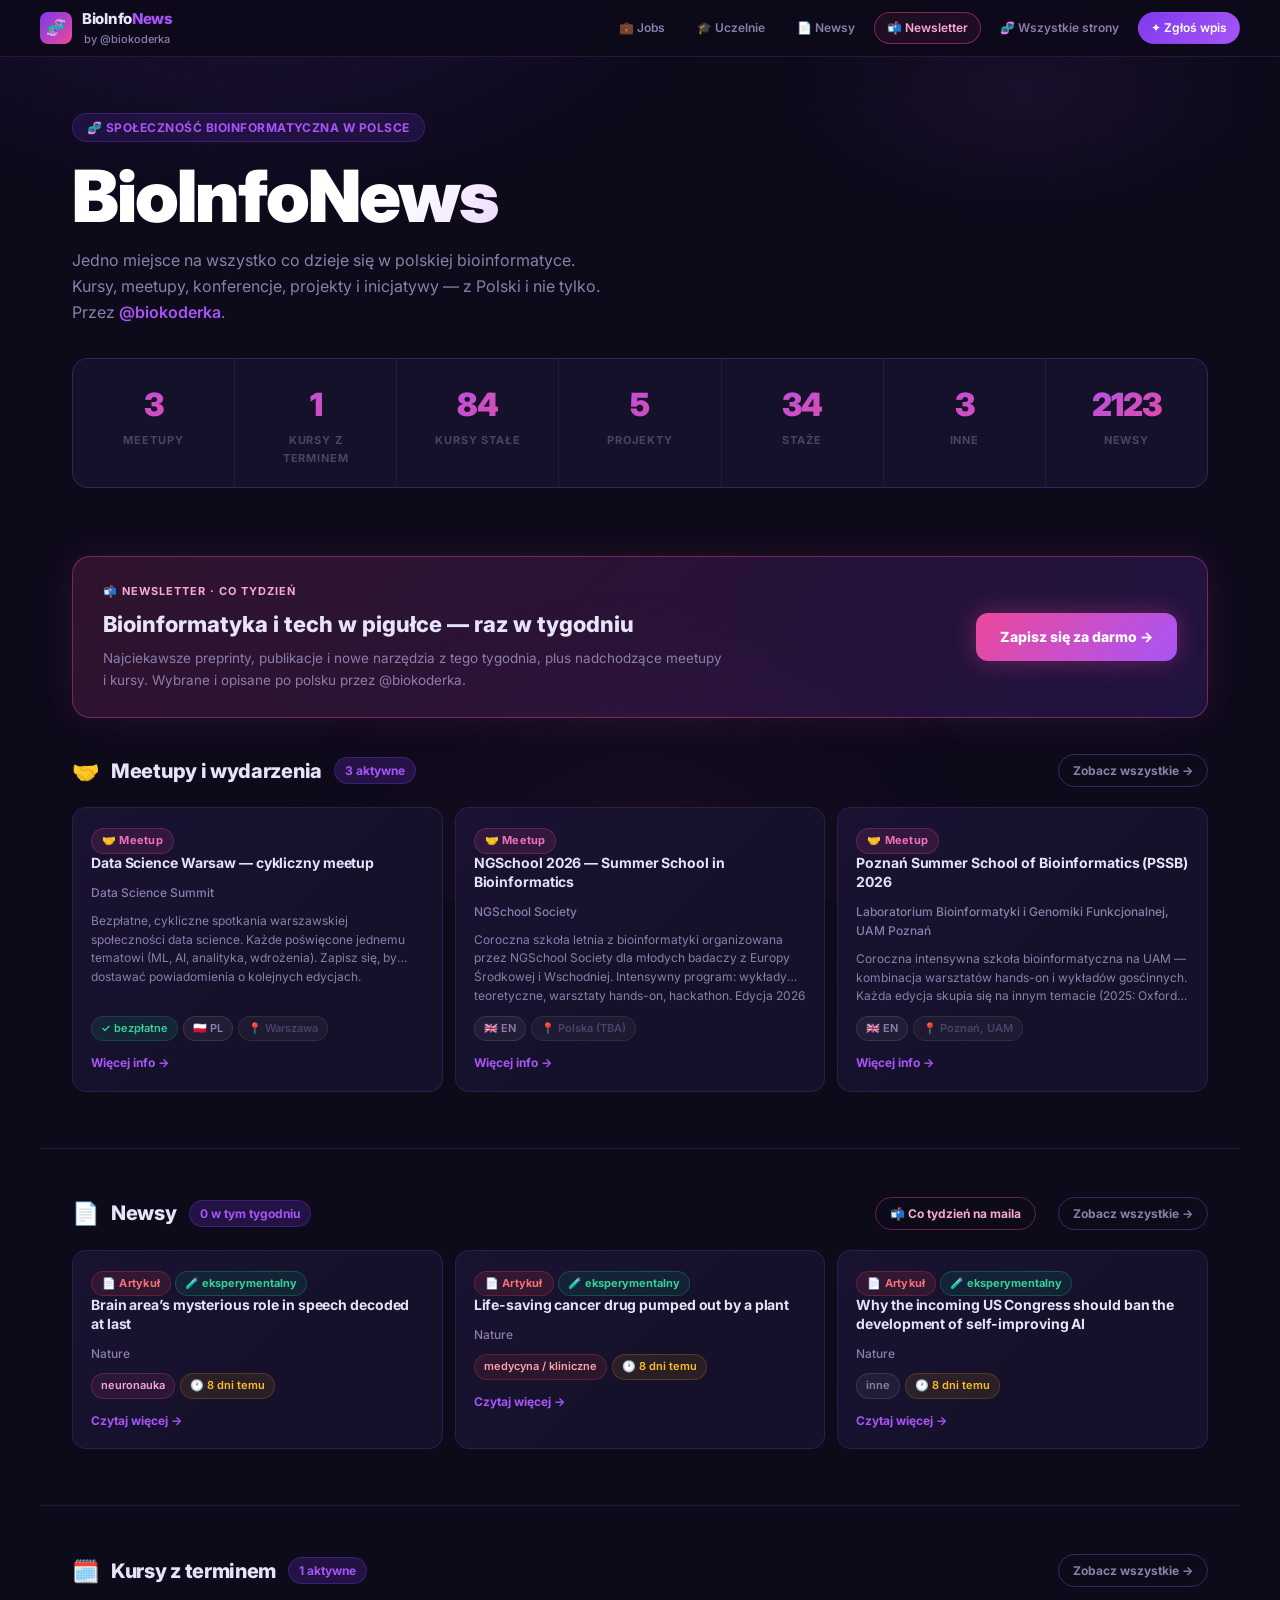
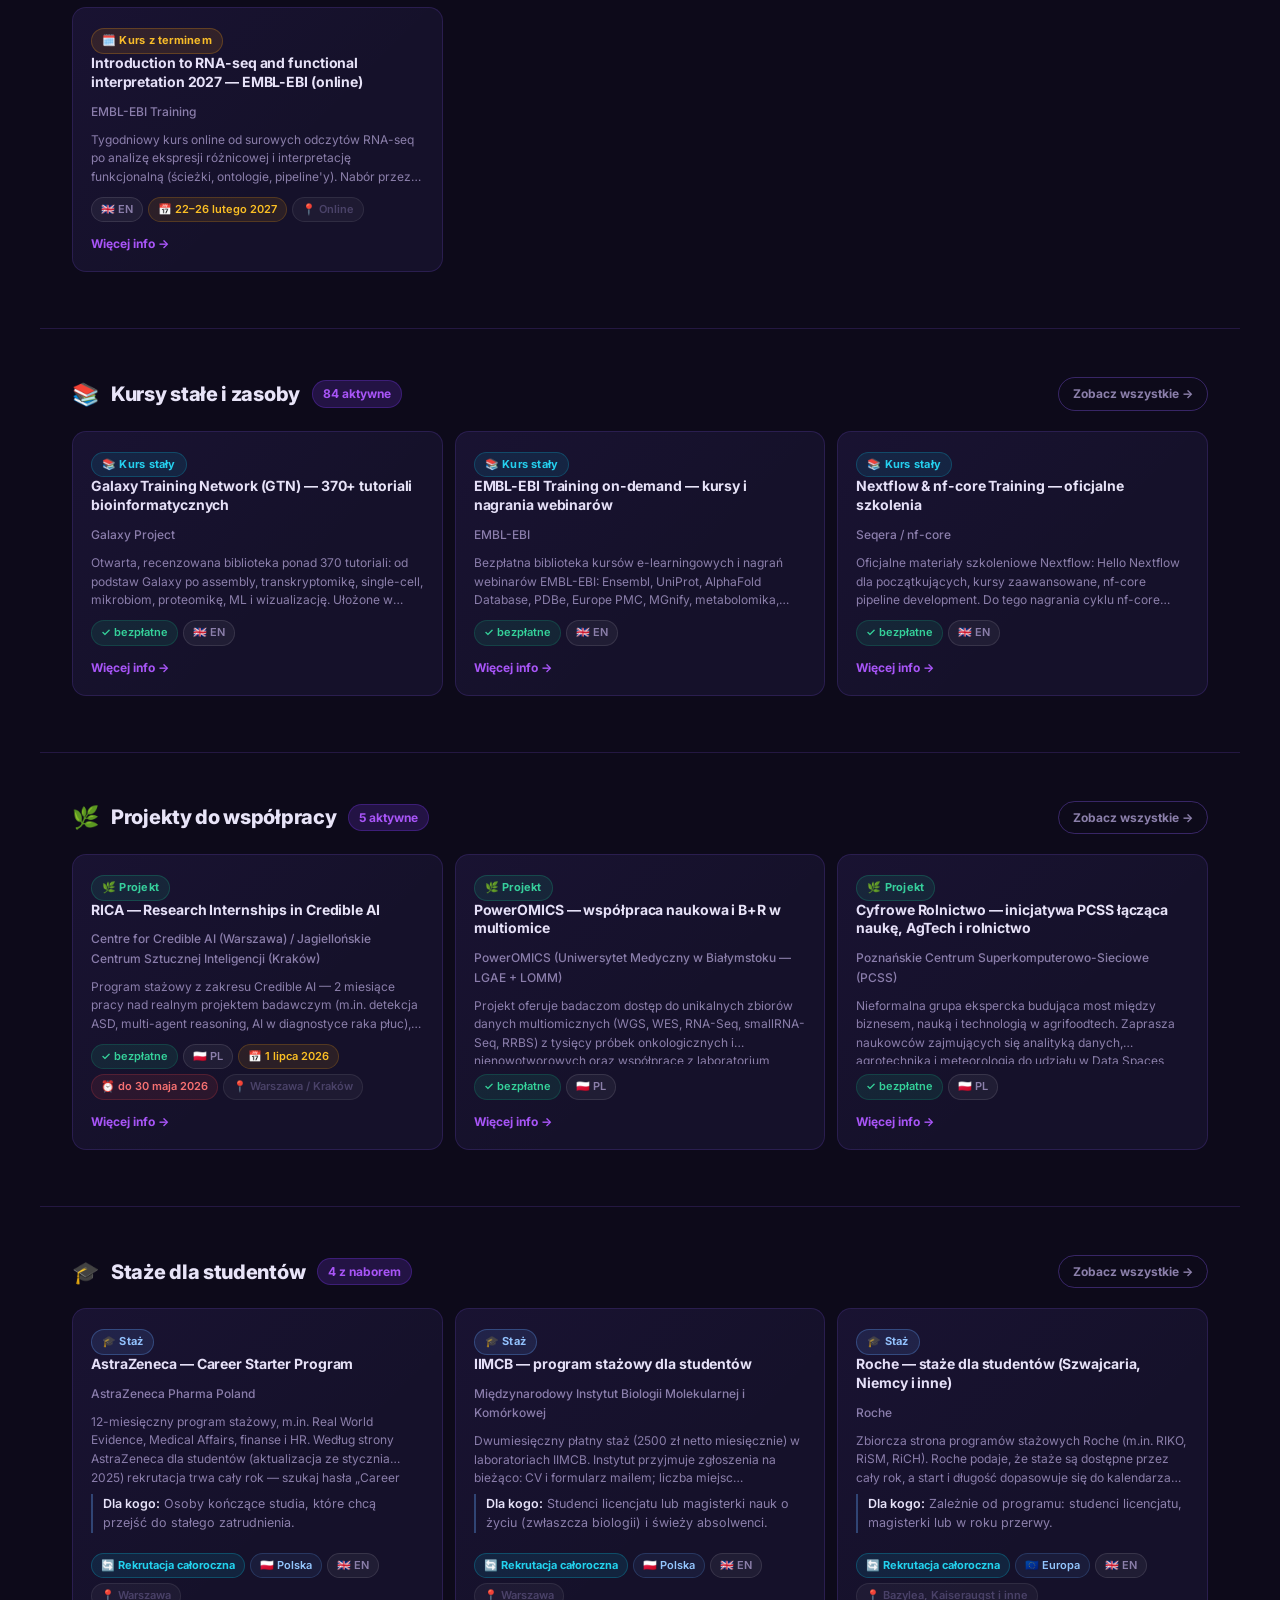
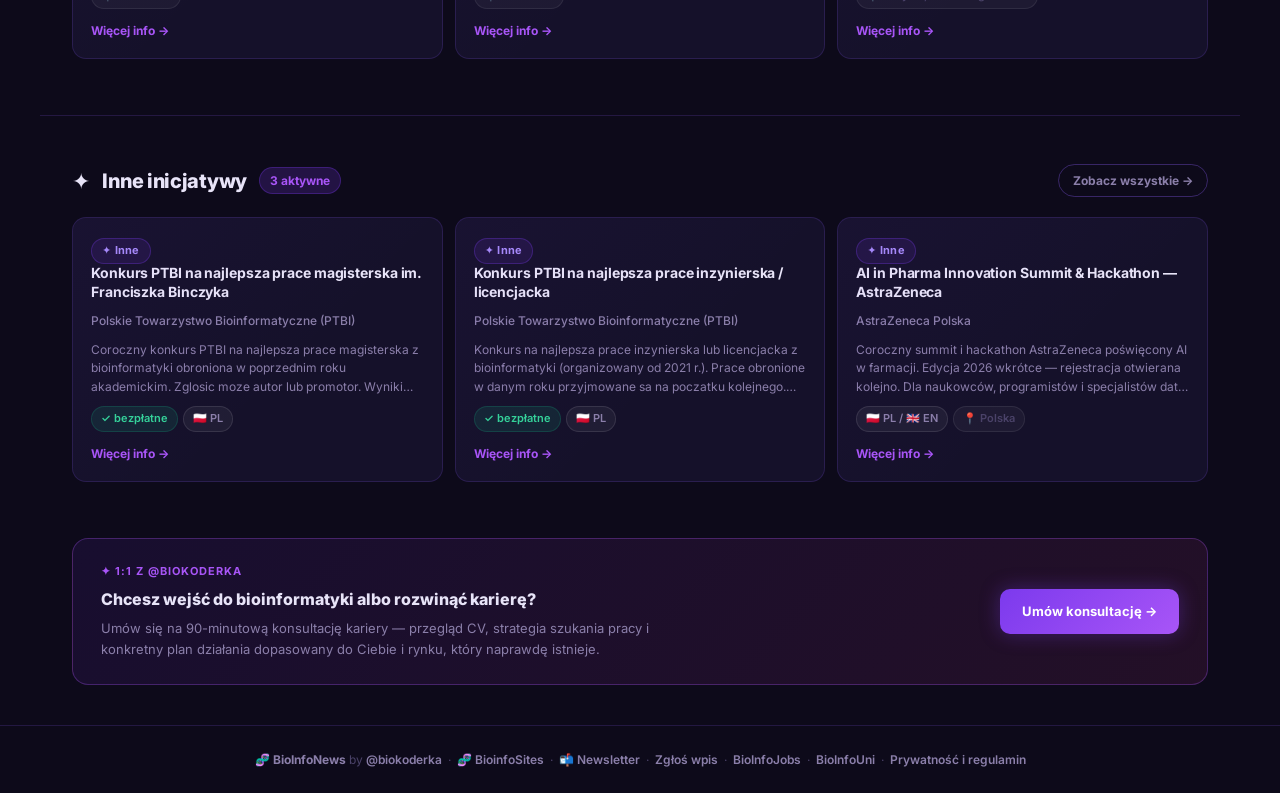
<file: index.html>
<!DOCTYPE html>
<html lang="pl">
<head>
<meta charset="UTF-8">
<meta name="viewport" content="width=device-width, initial-scale=1.0">
<title>BioInfoNews — bioinformatyka w Polsce: wydarzenia, kursy, newsy</title>
<meta name="description" content="Meetupy, konferencje, kursy i projekty dla społeczności bioinformatycznej w Polsce, plus codzienny przegląd preprintów, publikacji i nowych wersji narzędzi.">
<link rel="canonical" href="https://biokoderka.github.io/bioinfo-news/">
<meta property="og:type" content="website">
<meta property="og:site_name" content="BioInfoNews">
<meta property="og:locale" content="pl_PL">
<meta property="og:title" content="BioInfoNews — bioinformatyka w Polsce: wydarzenia, kursy, newsy">
<meta property="og:description" content="Meetupy, konferencje, kursy i projekty dla społeczności bioinformatycznej w Polsce, plus codzienny przegląd preprintów, publikacji i nowych wersji narzędzi.">
<meta property="og:url" content="https://biokoderka.github.io/bioinfo-news/">
<meta property="og:image" content="https://biokoderka.github.io/bioinfo-news/og-image.png">
<meta property="og:image:width" content="1200">
<meta property="og:image:height" content="630">
<meta name="twitter:card" content="summary_large_image">
<meta name="theme-color" content="#0d0a1a">
<link rel="icon" href="data:image/svg+xml,%3Csvg xmlns='http://www.w3.org/2000/svg' viewBox='0 0 100 100'%3E%3Crect width='100' height='100' rx='22' fill='%230d0a1a'/%3E%3Ctext x='50' y='68' font-size='58' text-anchor='middle'%3E%F0%9F%A7%AC%3C/text%3E%3C/svg%3E">
<script defer src="https://umami-rose-alpha.vercel.app/script.js" data-website-id="0f8a4bbd-7790-437c-912f-15149106ebab"></script>
<link rel="preconnect" href="https://fonts.googleapis.com">
<link rel="preconnect" href="https://fonts.gstatic.com" crossorigin>
<link href="https://fonts.googleapis.com/css2?family=Inter:wght@400;500;600;700;800;900&display=swap" rel="stylesheet">
<style>
:root {
  --bg:      #0d0a1a;
  --bg2:     #130f25;
  --bg3:     #1a1535;
  --card:    #15112a;
  --card2:   #1d1840;
  --border:  rgba(139,92,246,.18);
  --border2: rgba(139,92,246,.35);
  --text:    #e8e4f8;
  --muted:   #8b7faa;
  --dim:     #4a4268;
  --purple:  #7c3aed;
  --purple2: #a855f7;
  --pink:    #ec4899;
  --green:   #10b981;
  --yellow:  #f59e0b;
  --red:     #ef4444;
  --cyan:    #06b6d4;
}

*{box-sizing:border-box;margin:0;padding:0}
html{scroll-behavior:smooth}
body{font-family:Inter,system-ui,sans-serif;background:var(--bg);color:var(--text);min-height:100vh;line-height:1.6}

/* ── BACKGROUND GLOW ── */
body::before{
  content:'';position:fixed;inset:0;z-index:0;pointer-events:none;
  background:
    radial-gradient(ellipse 60% 40% at 20% 0%, rgba(124,58,237,.12) 0%, transparent 60%),
    radial-gradient(ellipse 40% 30% at 80% 10%, rgba(168,85,247,.08) 0%, transparent 50%),
    radial-gradient(ellipse 50% 60% at 50% 100%, rgba(236,72,153,.05) 0%, transparent 60%);
}

/* ── HEADER ── */
header{
  position:sticky;top:0;z-index:100;
  background:rgba(13,10,26,.88);backdrop-filter:blur(16px);
  border-bottom:1px solid var(--border);
  padding:0 2rem;
}
.header-inner{
  max-width:1200px;margin:0 auto;
  display:flex;align-items:center;gap:1rem;height:56px;
}
.logo{display:flex;align-items:center;gap:10px;text-decoration:none}
.logo-icon{
  width:32px;height:32px;border-radius:8px;
  background:linear-gradient(135deg,var(--purple),var(--pink));
  display:flex;align-items:center;justify-content:center;
  font-size:16px;flex-shrink:0;
}
.logo-text{font-size:15px;font-weight:800;color:var(--text);letter-spacing:-.3px}
.logo-text span{color:var(--purple2)}
.logo-sub{font-size:11px;color:var(--muted);font-weight:500;margin-left:2px}
.header-nav{display:flex;gap:6px;margin-left:auto;align-items:center;flex-wrap:wrap}
.header-nav a{
  font-size:12px;font-weight:600;color:var(--muted);text-decoration:none;
  padding:5px 12px;border-radius:999px;border:1px solid transparent;
  transition:all .15s;white-space:nowrap;
}
.header-nav a:hover{color:var(--text);border-color:var(--border2)}
.header-nav a.cta{
  background:linear-gradient(135deg,var(--purple),var(--purple2));
  color:#fff;border-color:transparent;
}
.header-nav a.cta:hover{opacity:.85}

/* ── HERO ── */
.hero{
  position:relative;z-index:1;
  max-width:1200px;margin:0 auto;
  padding:56px 2rem 40px;
}
.hero-eyebrow{
  display:inline-flex;align-items:center;gap:8px;
  background:rgba(124,58,237,.15);border:1px solid rgba(124,58,237,.3);
  border-radius:999px;padding:4px 14px;
  font-size:12px;font-weight:700;color:var(--purple2);
  margin-bottom:20px;letter-spacing:.04em;text-transform:uppercase;
}
.hero h1{
  font-size:clamp(36px,6vw,72px);font-weight:900;line-height:.95;
  letter-spacing:-2px;margin-bottom:16px;
  background:linear-gradient(135deg,#fff 30%,#c084fc 65%,#ec4899 100%);
  -webkit-background-clip:text;-webkit-text-fill-color:transparent;background-clip:text;
}
.hero-sub{
  font-size:16px;color:var(--muted);max-width:560px;line-height:1.65;
  margin-bottom:32px;
}
.hero-sub a{color:var(--purple2);text-decoration:none;font-weight:600}
.hero-sub a:hover{text-decoration:underline}

/* ── STATS ROW ── */
.stats-row{
  display:flex;gap:1px;background:var(--border);
  border:1px solid var(--border);border-radius:16px;overflow:hidden;
  margin-bottom:56px;
}
.stat{
  flex:1;padding:20px 24px;background:var(--card);
  text-align:center;
}
.stat-num{
  font-size:32px;font-weight:900;letter-spacing:-1px;
  background:linear-gradient(135deg,var(--purple2),var(--pink));
  -webkit-background-clip:text;-webkit-text-fill-color:transparent;background-clip:text;
  display:block;
}
.stat-label{font-size:11px;font-weight:700;color:var(--dim);text-transform:uppercase;letter-spacing:.08em;margin-top:2px}

/* ── SECTION ── */
.section{position:relative;z-index:1;max-width:1200px;margin:0 auto;padding:0 2rem 56px}
.section-head{display:flex;align-items:center;gap:12px;margin-bottom:20px;flex-wrap:wrap}
.section-emoji{font-size:22px;line-height:1}
.section-title{font-size:20px;font-weight:800;color:var(--text);letter-spacing:-.3px}
.section-badge{
  background:rgba(124,58,237,.2);border:1px solid rgba(124,58,237,.3);
  color:var(--purple2);font-size:12px;font-weight:700;
  padding:3px 10px;border-radius:999px;
}
.see-all{
  margin-left:auto;font-size:12px;font-weight:700;color:var(--muted);
  text-decoration:none;padding:6px 14px;border-radius:999px;
  border:1px solid var(--border2);transition:all .15s;white-space:nowrap;
}
.see-all:hover{color:var(--purple2);border-color:rgba(124,58,237,.6);background:rgba(124,58,237,.08)}

/* ── CARDS GRID ── */
.cards-grid{display:grid;grid-template-columns:repeat(3,1fr);gap:12px}

/* ── CARD ── */
.card{
  background:var(--card);
  border:1px solid var(--border);
  border-radius:14px;padding:18px;
  display:flex;flex-direction:column;gap:10px;
  transition:border-color .2s, background .2s, transform .15s;
  position:relative;overflow:hidden;
}
.card::before{
  content:'';position:absolute;inset:0;border-radius:14px;
  background:linear-gradient(135deg,rgba(124,58,237,.04),transparent 60%);
  pointer-events:none;
}
.card:hover{border-color:var(--border2);background:var(--card2);transform:translateY(-2px)}

.type-pill{
  display:inline-flex;align-items:center;gap:5px;
  font-size:11px;font-weight:700;padding:3px 10px;border-radius:999px;
  align-self:flex-start;letter-spacing:.02em;
}
.type-pill.meetup     {background:rgba(236,72,153,.12); border:1px solid rgba(236,72,153,.25); color:#f472b6}
.type-pill.course-free{background:rgba(6,182,212,.12);  border:1px solid rgba(6,182,212,.25);  color:#22d3ee}
.type-pill.course-dated{background:rgba(245,158,11,.12);border:1px solid rgba(245,158,11,.25); color:#fbbf24}
.type-pill.project    {background:rgba(16,185,129,.12); border:1px solid rgba(16,185,129,.25); color:#34d399}
.type-pill.other      {background:rgba(124,58,237,.12); border:1px solid rgba(124,58,237,.3);  color:#a78bfa}
.type-pill.research   {background:rgba(239,68,68,.12);  border:1px solid rgba(239,68,68,.25);  color:#f87171}
.type-pill.narzedzie  {background:rgba(59,130,246,.12);  border:1px solid rgba(59,130,246,.25);  color:#60a5fa}
.type-pill.grant      {background:rgba(16,185,129,.12);  border:1px solid rgba(16,185,129,.25);  color:#34d399}
.type-pill.branza {background:rgba(96,165,250,.12); border:1px solid rgba(96,165,250,.25); color:#93c5fd}

.card-title{font-size:14px;font-weight:700;color:var(--text);line-height:1.35;letter-spacing:-.1px}
.card-org{font-size:12px;color:var(--muted);font-weight:500}
.card-desc{
  font-size:12px;color:var(--muted);line-height:1.55;flex:1;
  display:-webkit-box;-webkit-line-clamp:3;-webkit-box-orient:vertical;overflow:hidden;
}
.card-meta{display:flex;gap:5px;flex-wrap:wrap}
.pill{
  font-size:11px;font-weight:600;padding:3px 9px;border-radius:999px;
  display:inline-flex;align-items:center;gap:3px;
}
.pill.free    {background:rgba(16,185,129,.12); border:1px solid rgba(16,185,129,.2); color:#34d399}
.pill.lang    {background:rgba(255,255,255,.05); border:1px solid rgba(255,255,255,.1);color:var(--muted)}
.pill.date    {background:rgba(245,158,11,.1);  border:1px solid rgba(245,158,11,.2); color:#fbbf24}
.pill.deadline{background:rgba(239,68,68,.1);   border:1px solid rgba(239,68,68,.2);  color:#f87171}
.pill.loc     {background:rgba(255,255,255,.04);border:1px solid rgba(255,255,255,.08);color:var(--dim)}

/* tagi tematyczne i typ artykulu - panel "Artykuly i newsy" */
.pill.genomika       {background:rgba(16,185,129,.12); border:1px solid rgba(16,185,129,.25); color:#34d399}
.pill.single-cell    {background:rgba(236,72,153,.12); border:1px solid rgba(236,72,153,.25); color:#f472b6}
.pill.transkryptomika{background:rgba(236,72,153,.08); border:1px solid rgba(236,72,153,.18); color:#f9a8d4}
.pill.proteomika     {background:rgba(6,182,212,.1);   border:1px solid rgba(6,182,212,.2);   color:#67e8f9}
.pill.mikrobiom      {background:rgba(16,185,129,.08); border:1px solid rgba(16,185,129,.18); color:#6ee7b7}
.pill.ai-ml           {background:rgba(168,85,247,.12); border:1px solid rgba(168,85,247,.25); color:#c084fc}
.pill.struktury       {background:rgba(239,68,68,.12);  border:1px solid rgba(239,68,68,.25);  color:#f87171}
.pill.leki             {background:rgba(245,158,11,.12); border:1px solid rgba(245,158,11,.25); color:#fbbf24}
.pill.epidemiologia   {background:rgba(239,68,68,.08);  border:1px solid rgba(239,68,68,.18);  color:#fca5a5}
.pill.ewolucja         {background:rgba(16,185,129,.1);  border:1px solid rgba(16,185,129,.2);  color:#5eead4}
.pill.narzedzia       {background:rgba(6,182,212,.12);  border:1px solid rgba(6,182,212,.25);  color:#22d3ee}
.pill.immunoinformatyka{background:rgba(236,72,153,.12); border:1px solid rgba(236,72,153,.25); color:#fb7185}
.pill.sieci-systemy    {background:rgba(168,85,247,.08); border:1px solid rgba(168,85,247,.2);  color:#d8b4fe}
.pill.wielo-omika      {background:rgba(16,185,129,.1);  border:1px solid rgba(16,185,129,.22); color:#a7f3d0}
.pill.tekst-i-nlp      {background:rgba(245,158,11,.08); border:1px solid rgba(245,158,11,.2);  color:#fde68a}
.pill.bazy-danych, .pill.inne{background:rgba(255,255,255,.05);border:1px solid rgba(255,255,255,.1);color:var(--muted)}
.pill.neuronauka{background:rgba(236,72,153,.1);border:1px solid rgba(236,72,153,.25);color:#f9a8d4}
.pill.modelowanie{background:rgba(6,182,212,.1);border:1px solid rgba(6,182,212,.25);color:#67e8f9}
.pill.kliniczne{background:rgba(239,68,68,.1);border:1px solid rgba(239,68,68,.25);color:#fca5a5}
.pill.granty{background:rgba(16,185,129,.1);border:1px solid rgba(16,185,129,.2);color:#6ee7b7}
.pill.polska{background:rgba(239,68,68,.08);border:1px solid rgba(239,68,68,.2);color:#fca5a5}
.pill.art-przeglad       {background:rgba(168,85,247,.1); border:1px solid rgba(168,85,247,.3); color:#c084fc; font-weight:700}
.pill.art-benchmark      {background:rgba(6,182,212,.1);  border:1px solid rgba(6,182,212,.3);  color:#22d3ee; font-weight:700}
.pill.art-protokol       {background:rgba(245,158,11,.1); border:1px solid rgba(245,158,11,.3); color:#fbbf24; font-weight:700}
.pill.art-narzedzie-art  {background:rgba(59,130,246,.1); border:1px solid rgba(59,130,246,.3); color:#60a5fa; font-weight:700}
.pill.art-eksperymentalne{background:rgba(16,185,129,.1); border:1px solid rgba(16,185,129,.3); color:#34d399; font-weight:700}

.card-link{
  font-size:12px;font-weight:700;color:var(--purple2);text-decoration:none;
  display:inline-flex;align-items:center;gap:4px;margin-top:2px;
  transition:color .15s;
}
.card-link:hover{color:var(--pink)}

/* ── DIVIDER ── */
.section-divider{
  max-width:1200px;margin:0 auto;
  border:none;border-top:1px solid var(--border);
  margin-bottom:48px;
}

/* ── EMPTY ── */
.empty-section{
  background:rgba(124,58,237,.05);border:1px dashed rgba(124,58,237,.2);
  border-radius:14px;padding:32px;text-align:center;
  font-size:13px;color:var(--dim);
}
.empty-section a{color:var(--purple2);font-weight:700;text-decoration:none}

/* ── FOOTER ── */
footer{
  position:relative;z-index:1;
  border-top:1px solid var(--border);
  padding:24px 2rem;text-align:center;
  font-size:12px;color:var(--dim);
}
footer a{color:var(--muted);text-decoration:none;font-weight:600}
footer a:hover{color:var(--purple2)}

@media(max-width:900px){.cards-grid{grid-template-columns:repeat(2,1fr)}}
@media(max-width:600px){
  .cards-grid{grid-template-columns:1fr}
  .hero{padding:36px 1.2rem 28px}
  .section{padding:0 1.2rem 40px}
  .stats-row{flex-wrap:wrap}
  .stat{flex:1 1 50%}
  .header-inner{padding:0}
  header{padding:0 1rem}
}
.card-title{overflow-wrap:anywhere}
</style>

<link rel="stylesheet" href="assets/newsletter.css?v=2">
<link rel="stylesheet" href="assets/internships.css?v=4">
</head>
<body>

<header>
  <div class="header-inner">
    <a class="logo" href="index.html">
      <div class="logo-icon">🧬</div>
      <div>
        <div class="logo-text">BioInfo<span>News</span></div>
        <div class="logo-sub">by @biokoderka</div>
      </div>
    </a>
    <nav class="header-nav">
      <a href="https://biokoderka.github.io/bioinfo-jobs/">💼 Jobs</a>
      <a href="https://biokoderka.github.io/bioinfo-uni/">🎓 Uczelnie</a>
      <a href="research.html">📄 Newsy</a>
      <a href="https://biokoderka.beehiiv.com/" class="nl-link" target="_blank" rel="noopener" data-umami-event="newsletter-click">📬 Newsletter</a>
      <a href="https://biokoderka.github.io/bioinfosites/">🧬 Wszystkie strony</a>
      <a href="submit.html" class="cta">✦ Zgłoś wpis</a>
    </nav>
  </div>
</header>

<div class="hero">
  <div class="hero-eyebrow">🧬 Społeczność bioinformatyczna w Polsce</div>
  <h1>BioInfoNews</h1>
  <p class="hero-sub">
    Jedno miejsce na wszystko co dzieje się w polskiej bioinformatyce.<br>
    Kursy, meetupy, konferencje, projekty i inicjatywy — z Polski i nie tylko. Przez <a href="https://instagram.com/biokoderka">@biokoderka</a>.
  </p>
  <div class="stats-row" id="statsRow">
    <div class="stat"><span class="stat-num" id="s-meetup">–</span><div class="stat-label">Meetupy</div></div>
    <div class="stat"><span class="stat-num" id="s-course-dated">–</span><div class="stat-label">Kursy z terminem</div></div>
    <div class="stat"><span class="stat-num" id="s-course-free">–</span><div class="stat-label">Kursy stałe</div></div>
    <div class="stat"><span class="stat-num" id="s-project">–</span><div class="stat-label">Projekty</div></div>
    <div class="stat"><span class="stat-num" id="s-internship">–</span><div class="stat-label">Staże</div></div>
    <div class="stat"><span class="stat-num" id="s-other">–</span><div class="stat-label">Inne</div></div>
    <div class="stat"><span class="stat-num" id="s-research">–</span><div class="stat-label">Newsy</div></div>
  </div>
</div>

<div class="nl-band">
  <div class="nl-band-inner">
    <div>
      <div class="nl-eyebrow">📬 Newsletter · co tydzień</div>
      <div class="nl-title">Bioinformatyka i tech w pigułce — raz w tygodniu</div>
      <div class="nl-text">Najciekawsze preprinty, publikacje i nowe narzędzia z tego tygodnia, plus nadchodzące meetupy i kursy. Wybrane i opisane po polsku przez @biokoderka.</div>
    </div>
    <a class="nl-btn" href="https://biokoderka.beehiiv.com/" target="_blank" rel="noopener" data-umami-event="newsletter-click">Zapisz się za darmo →</a>
  </div>
</div>

<div id="sections-container"></div>

<div style="max-width:1200px;margin:0 auto;padding:0 2rem 40px;position:relative;z-index:1">
  <div style="background:linear-gradient(135deg,rgba(124,58,237,.1),rgba(236,72,153,.1));border:1px solid rgba(168,85,247,.3);border-radius:16px;padding:24px 28px;display:flex;align-items:center;justify-content:space-between;gap:20px;flex-wrap:wrap">
    <div>
      <div style="font-size:11px;font-family:Inter,sans-serif;color:var(--purple2);letter-spacing:1px;text-transform:uppercase;font-weight:700;margin-bottom:6px">✦ 1:1 z @biokoderka</div>
      <div style="font-size:16px;font-weight:800;color:var(--text);margin-bottom:6px">Chcesz wejść do bioinformatyki albo rozwinąć karierę?</div>
      <div style="font-size:13px;color:var(--muted);line-height:1.6;max-width:560px">Umów się na 90-minutową konsultację kariery — przegląd CV, strategia szukania pracy i konkretny plan działania dopasowany do Ciebie i rynku, który naprawdę istnieje.</div>
    </div>
    <a href="https://www.naffy.io/biokoderka/konsultacja-kariery-bioinformatycznej-o9b8" target="_blank" rel="noopener" style="flex-shrink:0;background:linear-gradient(135deg,var(--purple),var(--purple2));color:#fff;font-family:Inter,sans-serif;font-size:13px;font-weight:700;padding:12px 22px;border-radius:10px;text-decoration:none;box-shadow:0 0 20px rgba(124,58,237,.35);white-space:nowrap">Umów konsultację →</a>
  </div>
</div>

<footer>
  🧬 <strong style="color:var(--muted)">BioInfoNews</strong> by
  <a href="https://instagram.com/biokoderka">@biokoderka</a> &nbsp;·&nbsp;
  <a href="https://biokoderka.github.io/bioinfosites/">🧬 BioinfoSites</a> &nbsp;·&nbsp;
  <a href="https://biokoderka.beehiiv.com/" target="_blank" rel="noopener">📬 Newsletter</a> &nbsp;·&nbsp;
  <a href="submit.html">Zgłoś wpis</a> &nbsp;·&nbsp;
  <a href="https://biokoderka.github.io/bioinfo-jobs/">BioInfoJobs</a> &nbsp;·&nbsp;
  <a href="https://biokoderka.github.io/bioinfo-uni/">BioInfoUni</a>
 &nbsp;·&nbsp;
  <a href="privacy.html">Prywatność i regulamin</a>
</footer>

<script src="assets/common.js?v=7"></script>
<script>
const SECTIONS = [
  { type:'meetup',       emoji:'🤝', label:'Meetupy i wydarzenia',   page:'meetups.html' },
  { type:'course-dated', emoji:'🗓️', label:'Kursy z terminem',        page:'courses-dated.html' },
  { type:'course-free',  emoji:'📚', label:'Kursy stałe i zasoby',    page:'courses-free.html' },
  { type:'project',      emoji:'🌿', label:'Projekty do współpracy',  page:'projects.html' },
  { type:'internship',   emoji:'🎓', label:'Staże dla studentów',     page:'staze.html' },
  { type:'other',        emoji:'✦',  label:'Inne inicjatywy',         page:'other.html' },
];

// najbliższe terminy pierwsze; wpisy bez daty (np. kursy stałe) — od najnowszych
function sortActive(entries){
  return [...entries].sort((a,b)=>{
    if(a.type==='internship' && b.type==='internship')   // staże: otwarte nabory pierwsze
      return INTERN_STATUS[internStatus(a)].rank - INTERN_STATUS[internStatus(b)].rank;
    if(a.date_start && b.date_start) return a.date_start.localeCompare(b.date_start);
    if(a.date_start) return -1;
    if(b.date_start) return 1;
    return (b.added||'').localeCompare(a.added||'');
  });
}

async function init(){
  const data = await fetch('news.json?v='+Date.now()).then(r=>r.json());
  const active = (data.entries||[]).filter(e=>!isArchived(e));

  SECTIONS.forEach(sec=>{
    const el = document.getElementById('s-'+sec.type);
    if(el) el.textContent = active.filter(e=>e.type===sec.type).length;
  });

  // research-news.json — osobne źródło; brak pliku nie blokuje reszty strony
  let rentries = [];
  try{
    const rr = await fetch('research-news.json?v='+Date.now());
    if(rr.ok) rentries = (await rr.json()).entries || [];
  }catch(err){}
  const weekAgo = new Date(Date.now()-7*86400000).toISOString().slice(0,10);
  const recent = rentries.filter(e => (e.date||'') >= weekAgo);
  const sEl = document.getElementById('s-research');
  if(sEl) sEl.textContent = recent.length || rentries.length || '–';

  function researchSectionHtml(){
    const top3 = (recent.length ? recent : rentries).slice(0,3);
    return `<section class="section">
      <div class="section-head">
        <span class="section-emoji">📄</span>
        <span class="section-title">Newsy</span>
        <span class="section-badge">${recent.length} w tym tygodniu</span>
        <a class="see-all nl-inline" href="https://biokoderka.beehiiv.com/" target="_blank" rel="noopener" data-umami-event="newsletter-click">📬 Co tydzień na maila</a>
        ${rentries.length?`<a class="see-all" href="research.html">Zobacz wszystkie →</a>`:''}
      </div>
      ${top3.length
        ? `<div class="cards-grid">${top3.map(e=>researchCard(e,{maxTags:2})).join('')}</div>`
        : `<div class="empty-section">Jeszcze nic nie pobrano — pierwszy przebieg pobierania w toku.</div>`}
    </section>`;
  }

  const parts = [];
  SECTIONS.forEach(sec=>{
    const all = sortActive(active.filter(e=>e.type===sec.type));
    parts.push(`<section class="section">
      <div class="section-head">
        <span class="section-emoji">${sec.emoji}</span>
        <span class="section-title">${sec.label}</span>
        <span class="section-badge">${sec.type==='internship' ? all.filter(e=>['open','yearround'].includes(internStatus(e))).length+' z naborem' : all.length+' aktywne'}</span>
        ${all.length?`<a class="see-all" href="${sec.page}">Zobacz wszystkie →</a>`:''}
      </div>
      ${all.length
        ? `<div class="cards-grid">${all.slice(0,3).map(e=>newsCard(e)).join('')}</div>`
        : `<div class="empty-section">Brak aktywnych wpisów — <a href="submit.html">zgłoś pierwszy</a></div>`}
    </section>`);
    if(sec.type==='meetup') parts.push(researchSectionHtml());   // newsy zaraz po meetupach
  });
  document.getElementById('sections-container').innerHTML = parts.join('<hr class="section-divider">');
}

init().catch(()=>{
  document.getElementById('sections-container').innerHTML=
    '<div style="text-align:center;padding:60px 2rem;color:var(--muted)">Nie udało się załadować danych.</div>';
});
</script>
</body>
</html>
</file>
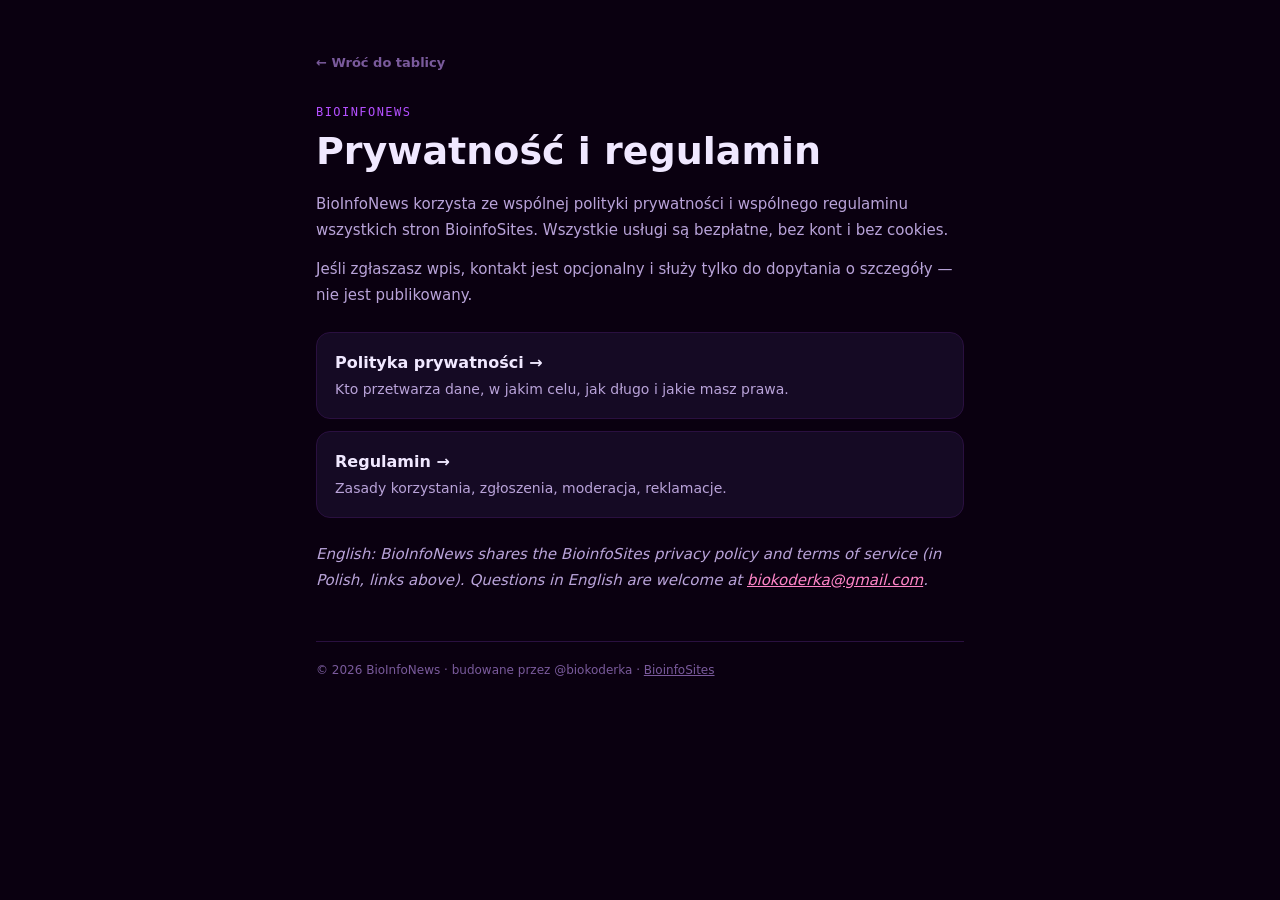
<file: privacy.html>
<!DOCTYPE html>
<html lang="pl">
<head>
<meta charset="UTF-8">
<meta name="viewport" content="width=device-width, initial-scale=1.0">
<title>Prywatność i regulamin · BioInfoNews</title>
<meta name="description" content="Polityka prywatności i regulamin BioInfoNews — wspólne dla wszystkich stron BioinfoSites.">
<link rel="canonical" href="https://biokoderka.github.io/bioinfo-news/privacy.html">
<meta name="theme-color" content="#0a0010">
<script defer src="https://umami-rose-alpha.vercel.app/script.js" data-website-id="0f8a4bbd-7790-437c-912f-15149106ebab"></script>
<style>
  :root{--bg:#0a0010;--card:#150a24;--border:#2a1040;--violet:#b44fff;--pink-soft:#ff85c8;--text:#f0e8ff;--text2:#b9a3d9;--muted:#7a5a9c;}
  *{box-sizing:border-box;margin:0;padding:0;}
  body{background:var(--bg);color:var(--text);font-family:system-ui,-apple-system,'Segoe UI',sans-serif;line-height:1.7;}
  .wrap{max-width:680px;margin:0 auto;padding:48px 16px 80px;}
  .back{display:inline-block;font-size:13px;font-weight:600;color:var(--muted);text-decoration:none;margin-bottom:28px;}
  .eyebrow{font-family:ui-monospace,Menlo,monospace;font-size:12px;letter-spacing:.12em;text-transform:uppercase;color:var(--violet);margin-bottom:8px;}
  h1{font-size:clamp(26px,5vw,38px);font-weight:800;line-height:1.15;margin-bottom:18px;}
  p{color:var(--text2);font-size:15px;margin-bottom:14px;}
  .links{display:grid;gap:12px;margin:24px 0;}
  .links a{display:block;background:var(--card);border:1px solid var(--border);border-radius:14px;padding:16px 18px;color:var(--text);text-decoration:none;font-weight:700;}
  .links a span{display:block;font-weight:400;font-size:14px;color:var(--text2);margin-top:2px;}
  .links a:hover{border-color:var(--pink-soft);}
  a{color:var(--pink-soft);}
  footer{border-top:1px solid var(--border);margin-top:48px;padding-top:18px;font-size:12px;color:var(--muted);}
  footer a{color:var(--muted);}
</style>
</head>
<body>
<main class="wrap">
  <a class="back" href="index.html">← Wróć do tablicy</a>
  <div class="eyebrow">BioInfoNews</div>
  <h1>Prywatność i regulamin</h1>
  <p>BioInfoNews korzysta ze wspólnej polityki prywatności i wspólnego regulaminu wszystkich stron BioinfoSites. Wszystkie usługi są bezpłatne, bez kont i bez cookies.</p>
  <p>Jeśli zgłaszasz wpis, kontakt jest opcjonalny i służy tylko do dopytania o szczegóły — nie jest publikowany.</p>
  <div class="links">
    <a href="https://biokoderka.github.io/bioinfosites/polityka-prywatnosci.html">Polityka prywatności →<span>Kto przetwarza dane, w jakim celu, jak długo i jakie masz prawa.</span></a>
    <a href="https://biokoderka.github.io/bioinfosites/regulamin.html">Regulamin →<span>Zasady korzystania, zgłoszenia, moderacja, reklamacje.</span></a>
  </div>
  <p lang="en"><em>English: BioInfoNews shares the BioinfoSites privacy policy and terms of service (in Polish, links above). Questions in English are welcome at <a href="mailto:biokoderka@gmail.com">biokoderka@gmail.com</a>.</em></p>
  <footer>© 2026 BioInfoNews · budowane przez @biokoderka · <a href="https://biokoderka.github.io/bioinfosites/">BioinfoSites</a></footer>
</main>
</body>
</html>
</file>
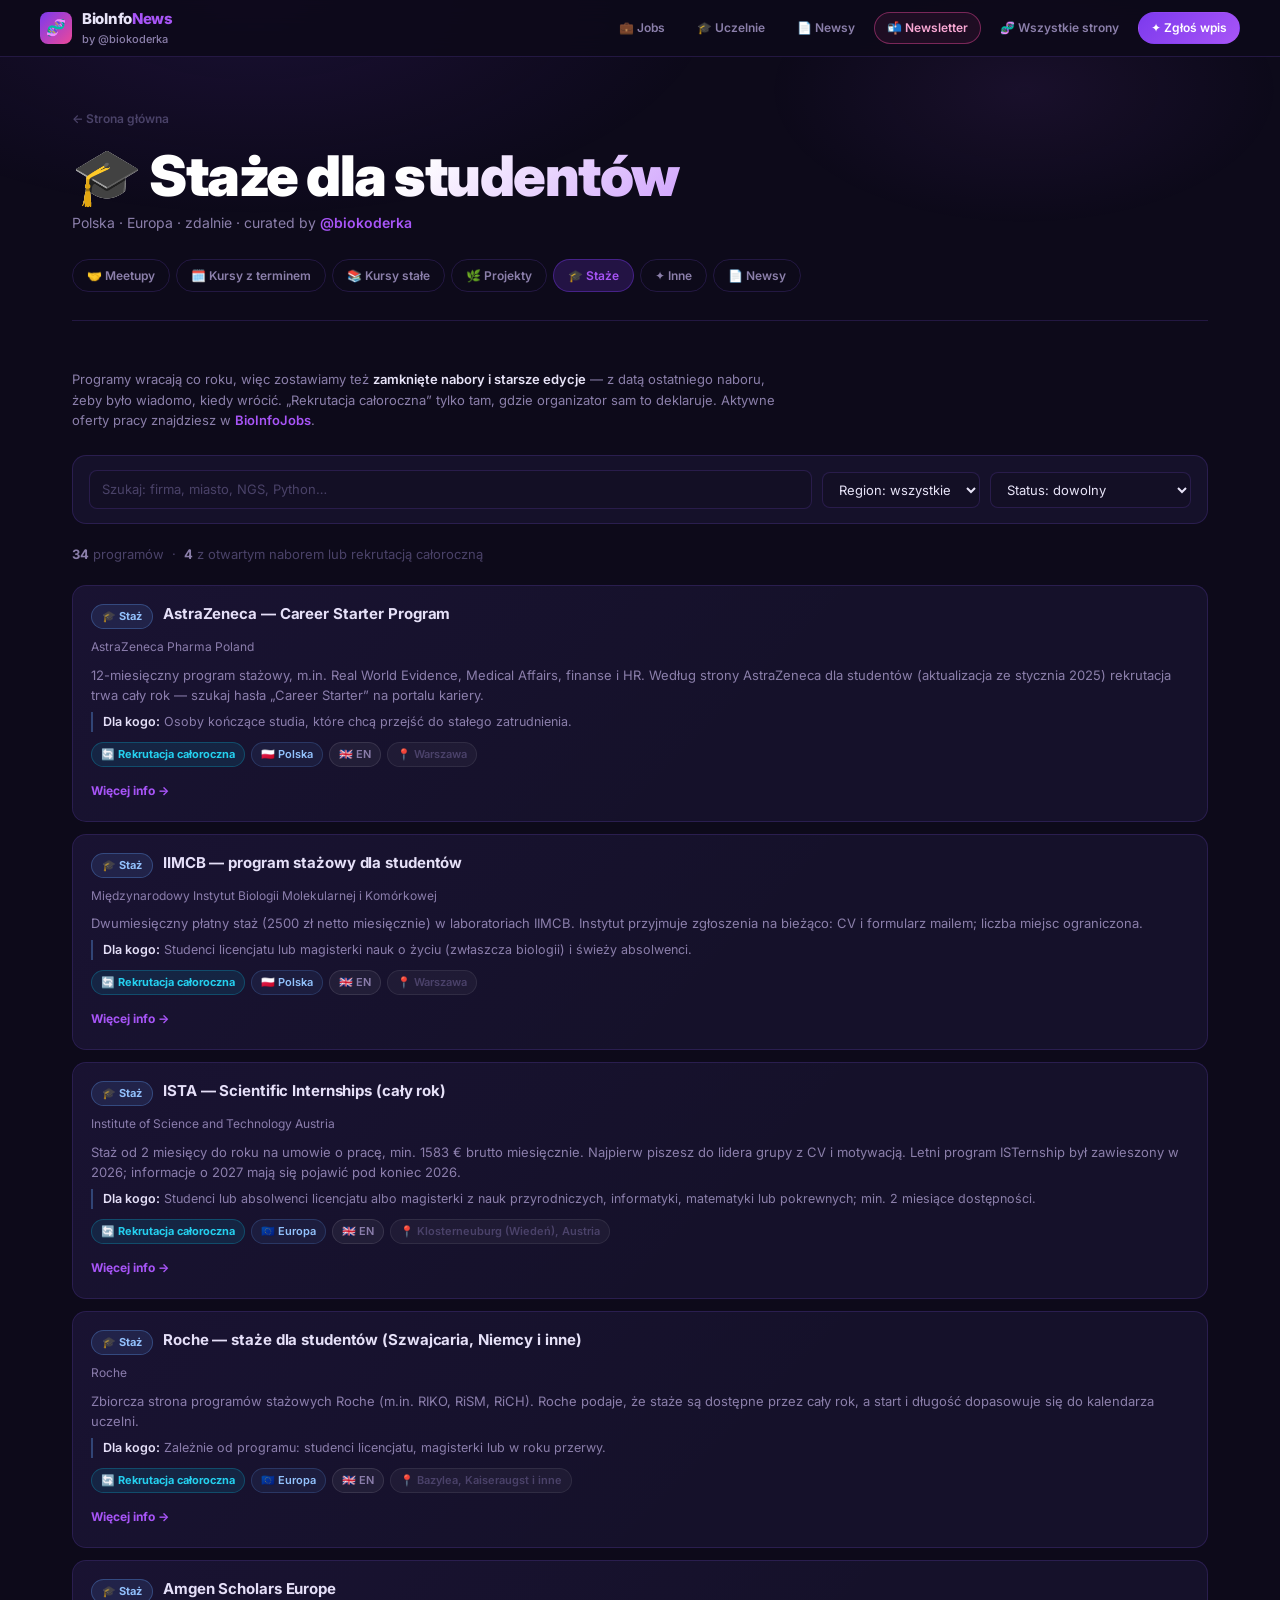
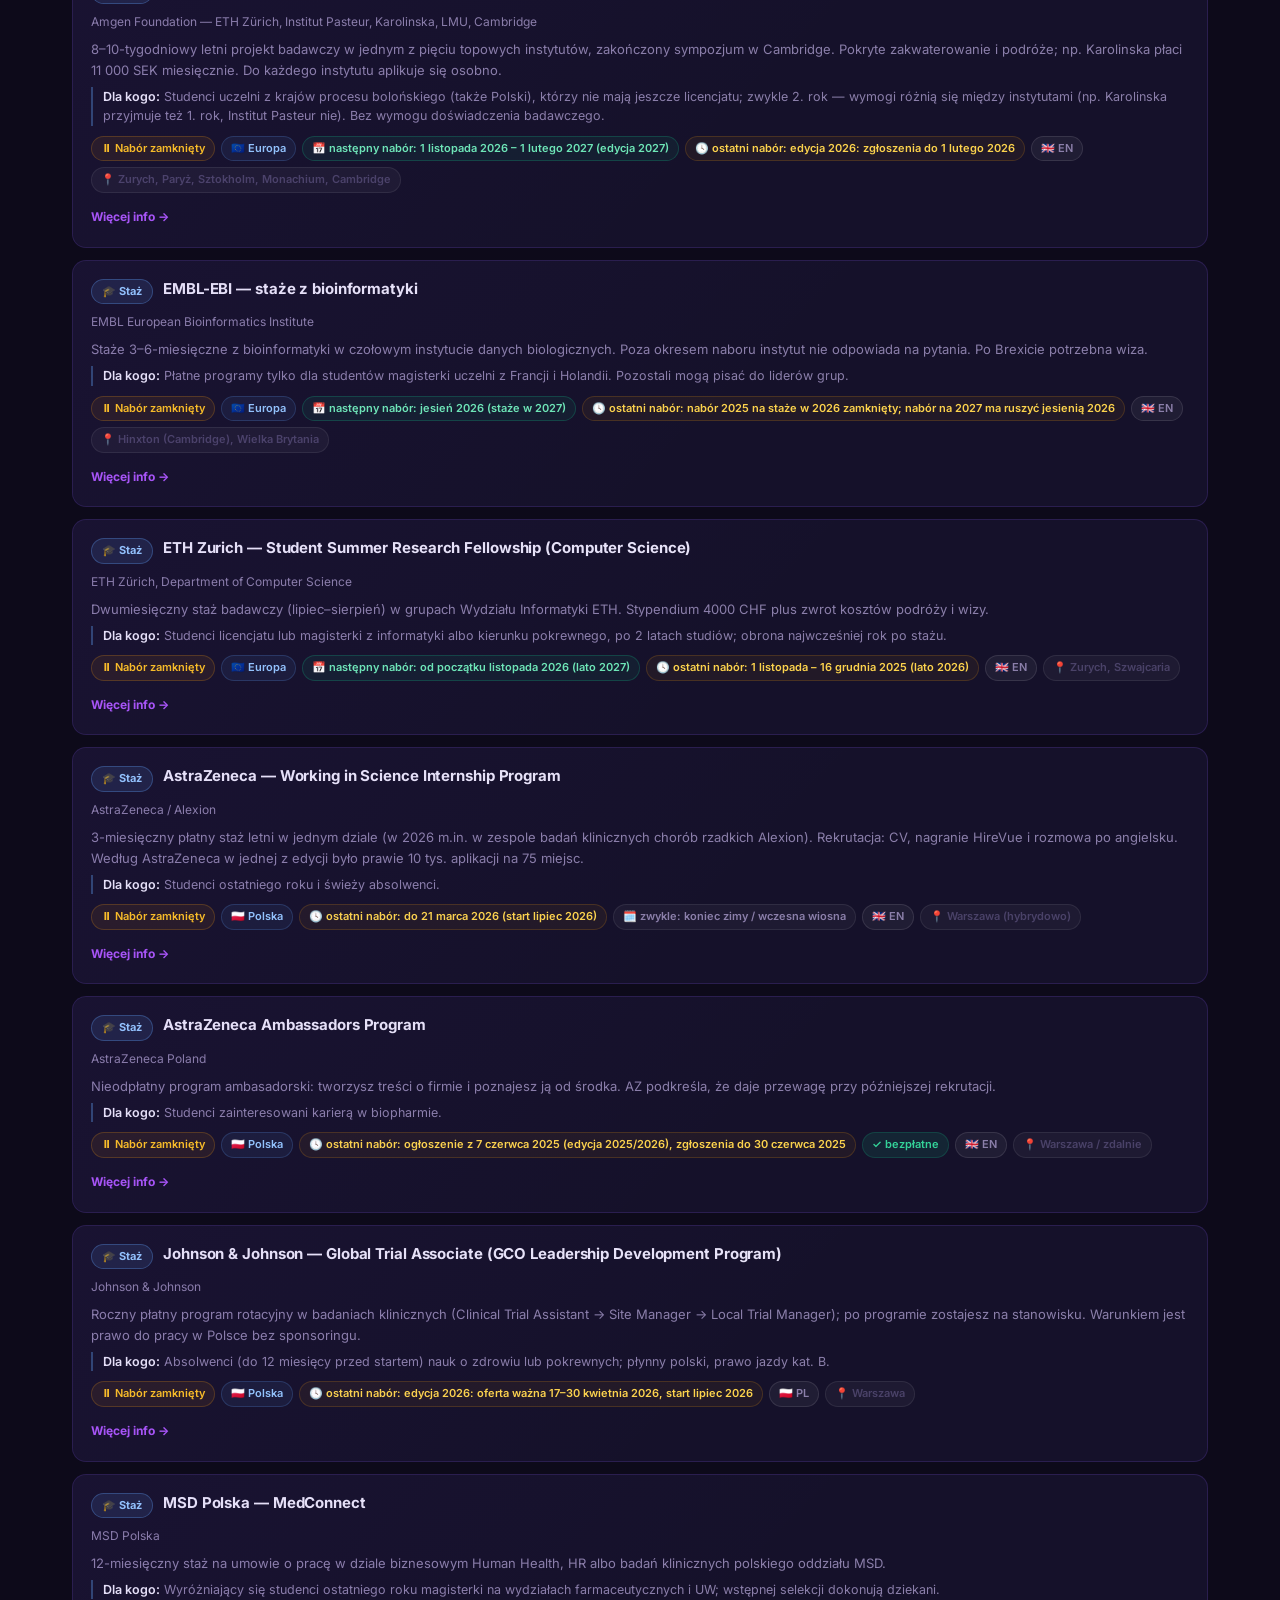
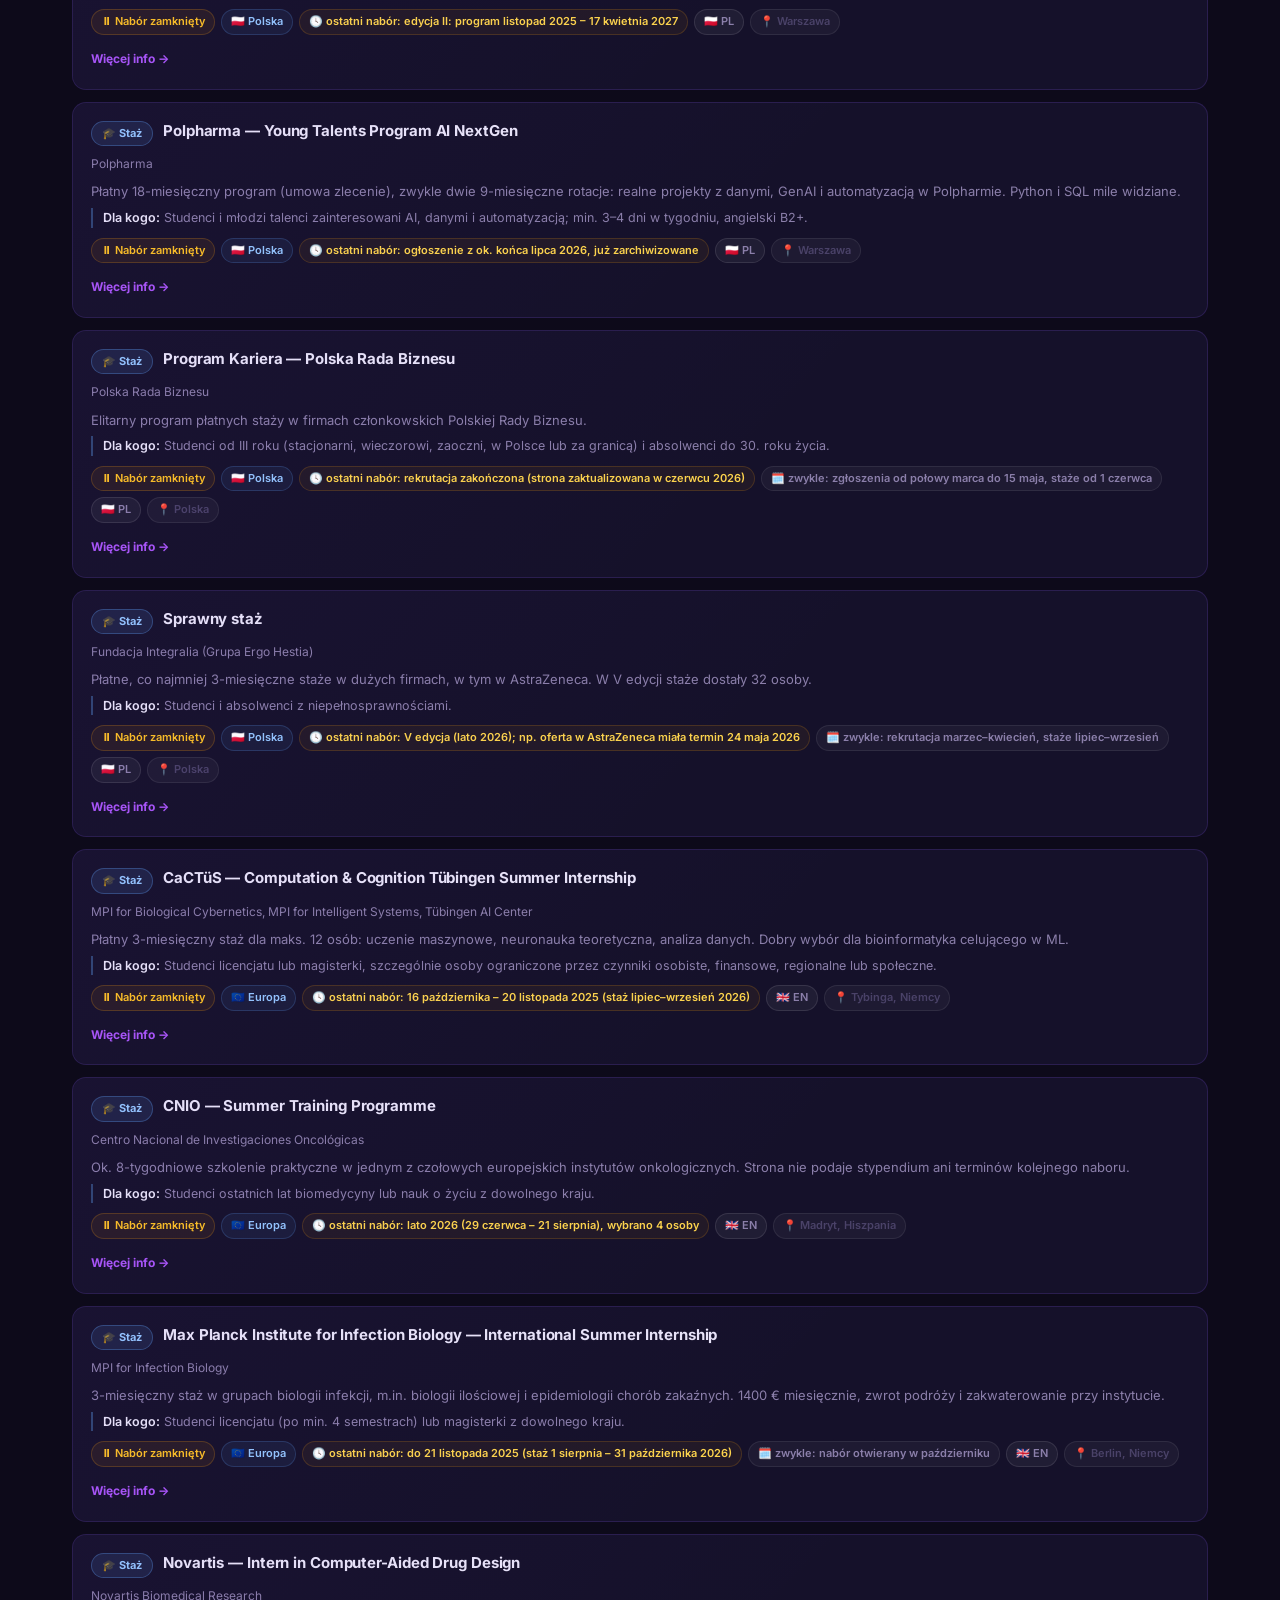
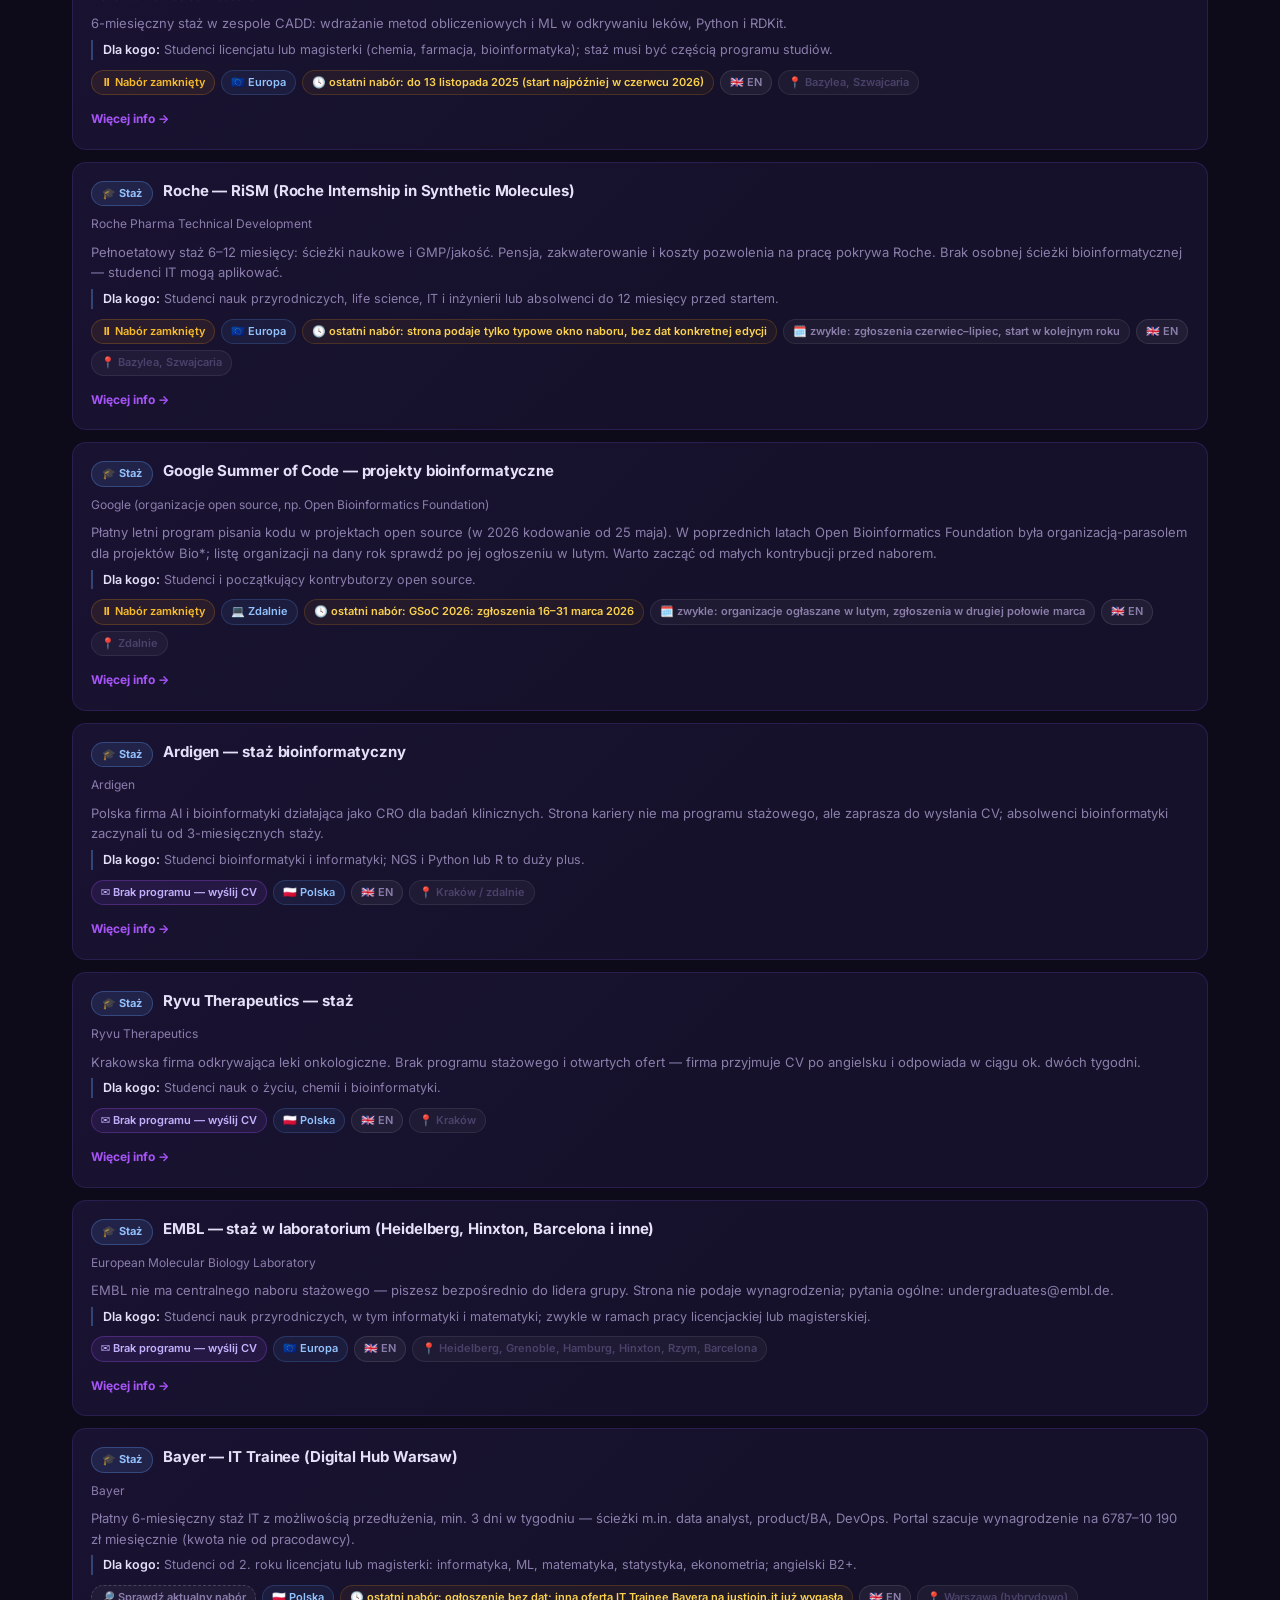
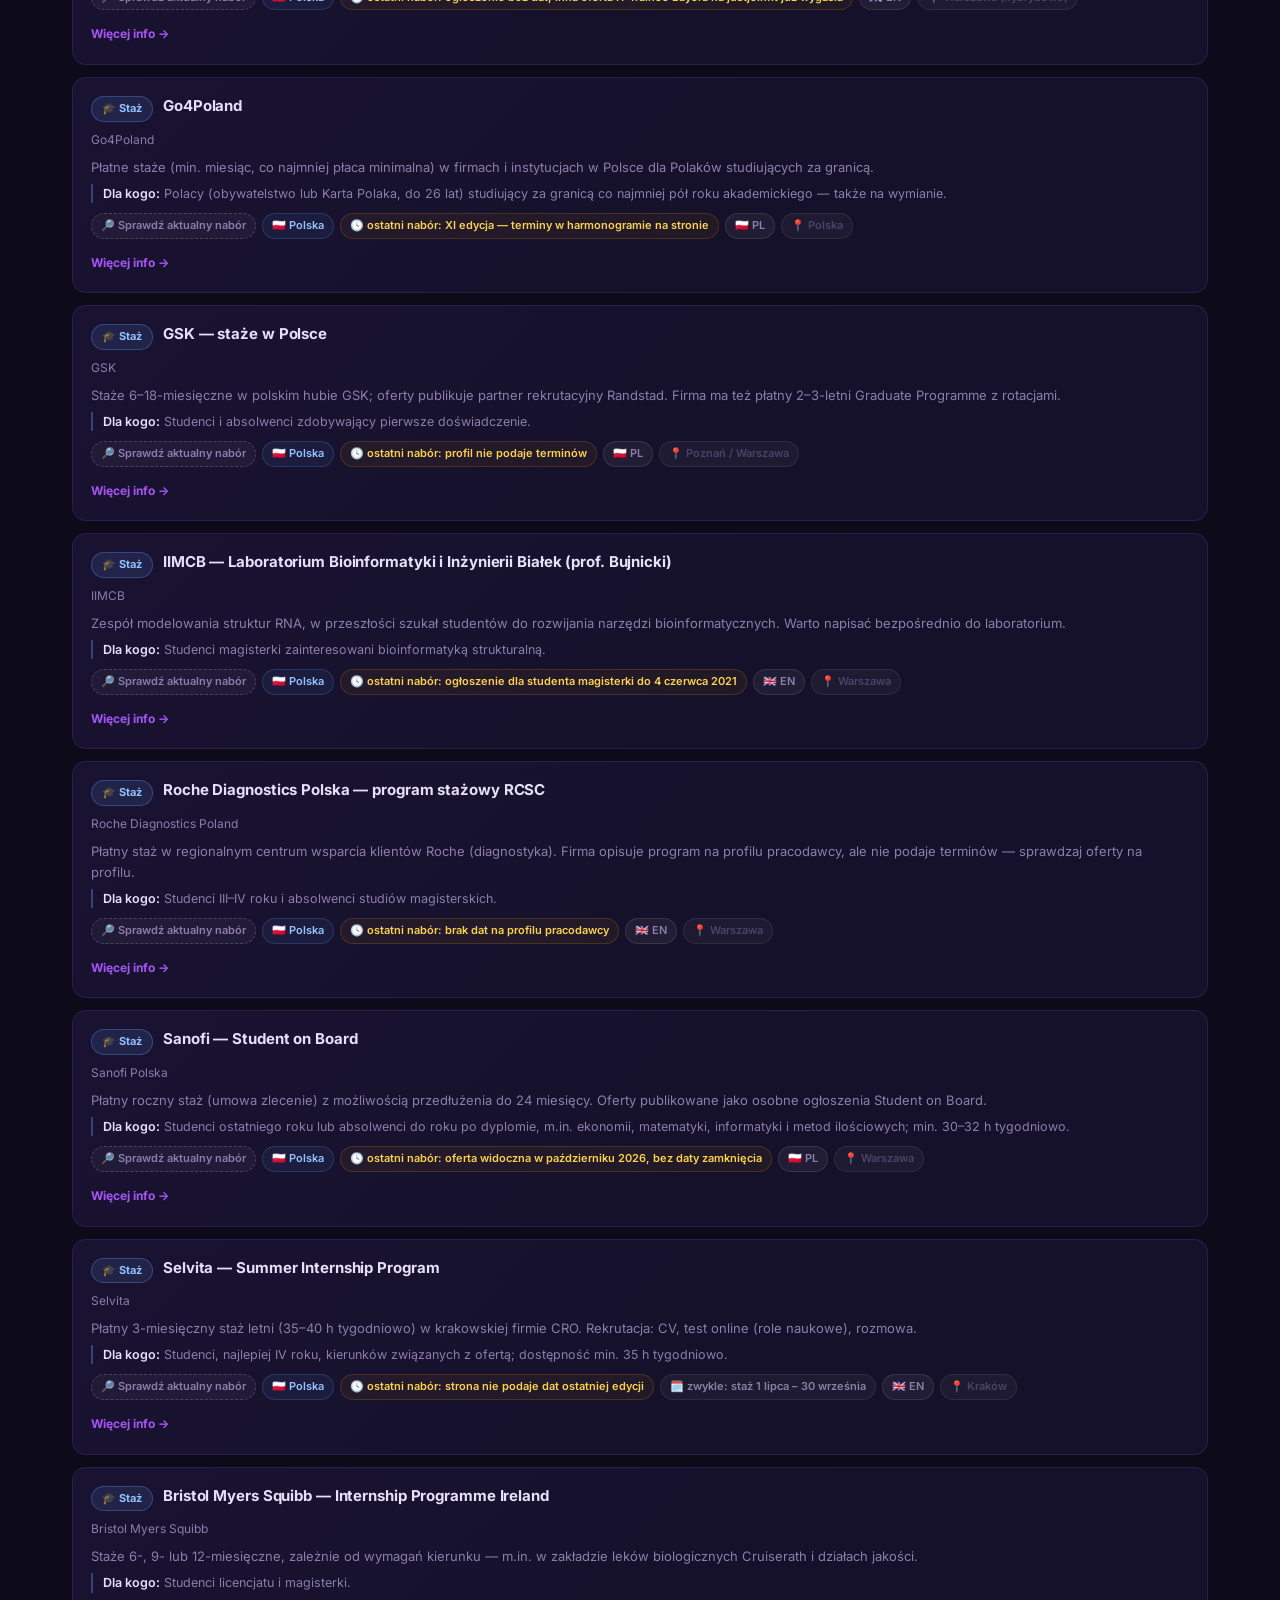
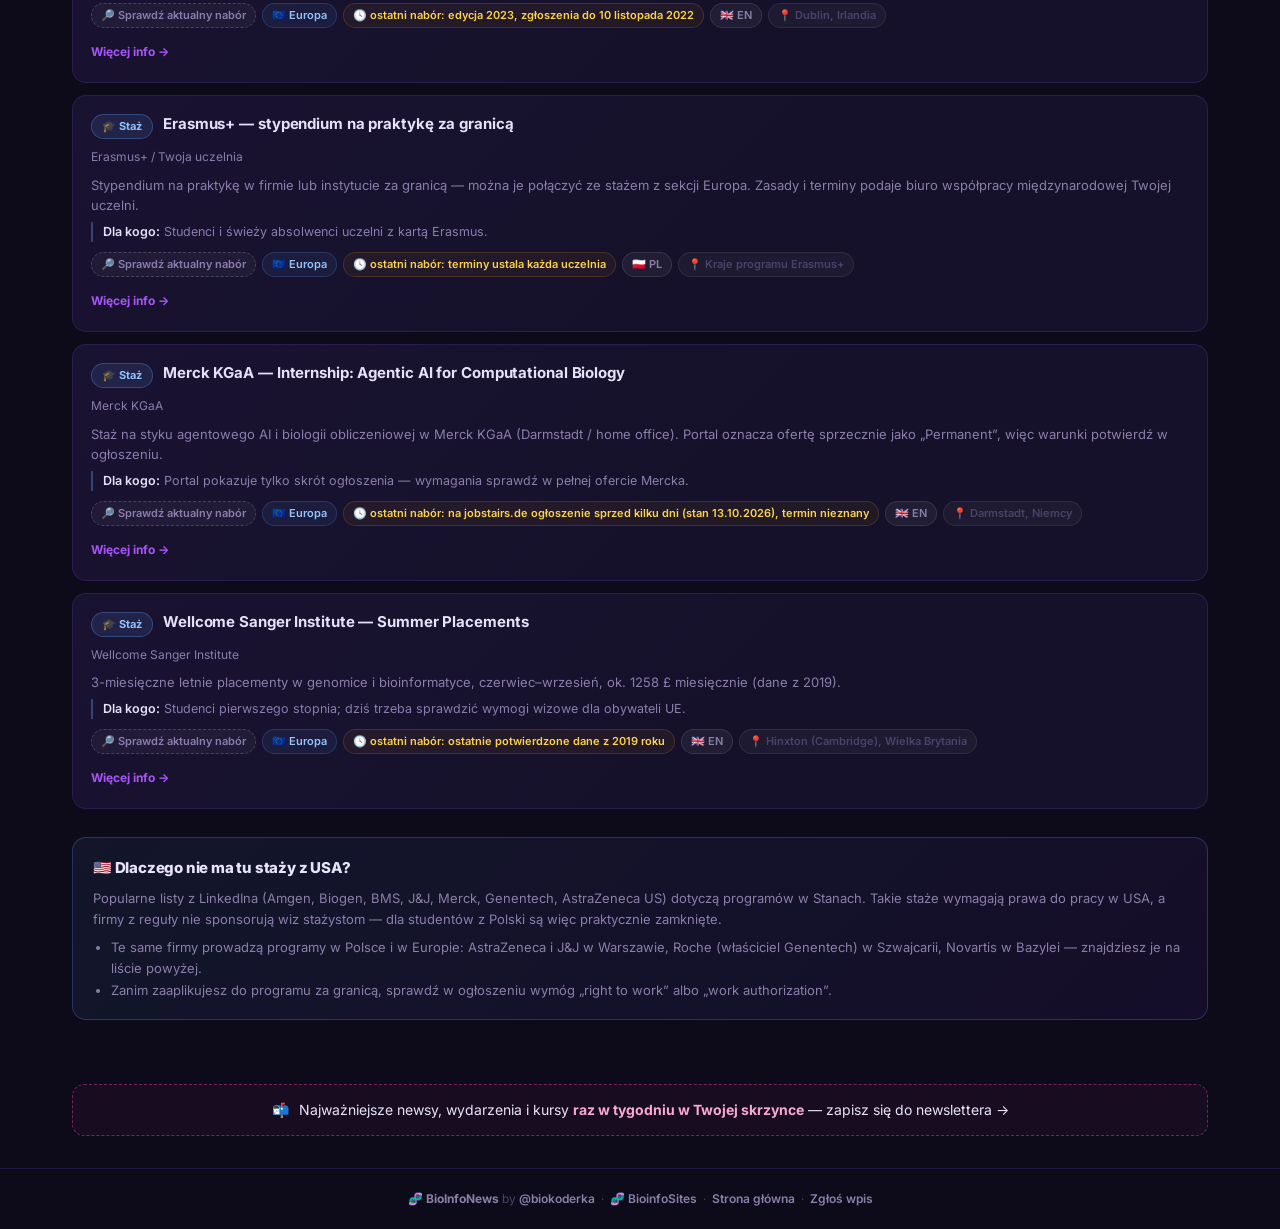
<file: staze.html>
<!DOCTYPE html>
<html lang="pl">
<head>
<meta charset="UTF-8">
<meta name="viewport" content="width=device-width, initial-scale=1.0">
<title>Staże w bioinformatyce i biotech dla studentów z Polski | BioInfoNews</title>
<meta name="description" content="Staże i programy dla przyszłych bioinformatyków — w Polsce, w Europie i zdalnie. Ze statusem naboru, warunkami i linkami.">
<link rel="canonical" href="https://biokoderka.github.io/bioinfo-news/staze.html">
<meta property="og:type" content="website">
<meta property="og:site_name" content="BioInfoNews">
<meta property="og:locale" content="pl_PL">
<meta property="og:title" content="Staże w bioinformatyce i biotech dla studentów z Polski | BioInfoNews">
<meta property="og:description" content="Staże i programy dla przyszłych bioinformatyków — w Polsce, w Europie i zdalnie. Ze statusem naboru, warunkami i linkami.">
<meta property="og:url" content="https://biokoderka.github.io/bioinfo-news/staze.html">
<meta property="og:image" content="https://biokoderka.github.io/bioinfo-news/og-image.png">
<meta property="og:image:width" content="1200">
<meta property="og:image:height" content="630">
<meta name="twitter:card" content="summary_large_image">
<meta name="theme-color" content="#0d0a1a">
<link rel="icon" href="data:image/svg+xml,%3Csvg xmlns='http://www.w3.org/2000/svg' viewBox='0 0 100 100'%3E%3Crect width='100' height='100' rx='22' fill='%230d0a1a'/%3E%3Ctext x='50' y='68' font-size='58' text-anchor='middle'%3E%F0%9F%A7%AC%3C/text%3E%3C/svg%3E">
<script defer src="https://umami-rose-alpha.vercel.app/script.js" data-website-id="0f8a4bbd-7790-437c-912f-15149106ebab"></script>
<link rel="preconnect" href="https://fonts.googleapis.com">
<link rel="preconnect" href="https://fonts.gstatic.com" crossorigin>
<link href="https://fonts.googleapis.com/css2?family=Inter:wght@400;500;600;700;800;900&display=swap" rel="stylesheet">
<style>
:root{
  --bg:#0d0a1a;--bg2:#130f25;--bg3:#1a1535;
  --card:#15112a;--card2:#1d1840;
  --border:rgba(139,92,246,.18);--border2:rgba(139,92,246,.35);
  --text:#e8e4f8;--muted:#8b7faa;--dim:#4a4268;
  --purple:#7c3aed;--purple2:#a855f7;--pink:#ec4899;
  --green:#10b981;--yellow:#f59e0b;--red:#ef4444;--cyan:#06b6d4;
}
*{box-sizing:border-box;margin:0;padding:0}
body{font-family:Inter,system-ui,sans-serif;background:var(--bg);color:var(--text);min-height:100vh;line-height:1.6}
body::before{
  content:'';position:fixed;inset:0;z-index:0;pointer-events:none;
  background:
    radial-gradient(ellipse 60% 40% at 20% 0%,rgba(124,58,237,.12) 0%,transparent 60%),
    radial-gradient(ellipse 40% 30% at 80% 10%,rgba(168,85,247,.08) 0%,transparent 50%);
}
a{text-decoration:none}

/* HEADER */
header{position:sticky;top:0;z-index:100;background:rgba(13,10,26,.88);backdrop-filter:blur(16px);border-bottom:1px solid var(--border);padding:0 2rem}
.header-inner{max-width:1200px;margin:0 auto;display:flex;align-items:center;gap:1rem;height:56px}
.logo{display:flex;align-items:center;gap:10px}
.logo-icon{width:32px;height:32px;border-radius:8px;background:linear-gradient(135deg,var(--purple),var(--pink));display:flex;align-items:center;justify-content:center;font-size:16px;flex-shrink:0}
.logo-text{font-size:15px;font-weight:800;color:var(--text);letter-spacing:-.3px}
.logo-text span{color:var(--purple2)}
.logo-sub{font-size:11px;color:var(--muted);font-weight:500}
.header-nav{display:flex;gap:6px;margin-left:auto;align-items:center}
.header-nav a{font-size:12px;font-weight:600;color:var(--muted);padding:5px 12px;border-radius:999px;border:1px solid transparent;transition:all .15s;white-space:nowrap}
.header-nav a:hover{color:var(--text);border-color:var(--border2)}
.header-nav a.cta{background:linear-gradient(135deg,var(--purple),var(--purple2));color:#fff}
.header-nav a.cta:hover{opacity:.85}

/* HERO */
.hero{position:relative;z-index:1;max-width:1200px;margin:0 auto;padding:48px 2rem 32px}
.back-link{display:inline-flex;align-items:center;gap:6px;font-size:12px;font-weight:600;color:var(--dim);margin-bottom:20px;transition:color .15s}
.back-link:hover{color:var(--purple2)}
.hero h1{
  font-size:clamp(28px,5vw,56px);font-weight:900;line-height:1;letter-spacing:-1.5px;margin-bottom:8px;
  background:linear-gradient(135deg,#fff 30%,#c084fc 65%,#ec4899 100%);
  -webkit-background-clip:text;-webkit-text-fill-color:transparent;background-clip:text;
}
.hero h1 .icon{-webkit-text-fill-color:initial;-webkit-background-clip:initial;background:none;display:inline-block}
.hero-sub{font-size:14px;color:var(--muted);margin-bottom:24px}

/* SUBNAV */
.subnav{display:flex;gap:6px;flex-wrap:wrap;padding-bottom:28px;border-bottom:1px solid var(--border);margin-bottom:28px}
.subnav a{font-size:12px;font-weight:600;color:var(--muted);padding:6px 14px;border-radius:999px;border:1px solid var(--border);transition:all .15s}
.subnav a:hover{color:var(--text);border-color:var(--border2)}
.subnav a.active{background:rgba(124,58,237,.2);border-color:rgba(124,58,237,.4);color:var(--purple2)}

/* FILTERS */
.filters-panel{background:var(--card);border:1px solid var(--border);border-radius:14px;padding:14px 16px;margin-bottom:20px;display:flex;gap:10px;flex-wrap:wrap;align-items:center}
.filters-panel input,
.filters-panel select{
  background:var(--bg2);border:1px solid var(--border);border-radius:8px;
  padding:8px 12px;color:var(--text);font:inherit;font-size:13px;
  outline:none;transition:border-color .15s;
}
.filters-panel input{flex:1;min-width:180px}
.filters-panel input::placeholder{color:var(--dim)}
.filters-panel select{cursor:pointer}
.filters-panel input:focus,
.filters-panel select:focus{border-color:var(--border2)}
.filters-panel select option{background:var(--bg2)}

/* STATS + ARCHIVE */
.controls-row{display:flex;align-items:center;gap:12px;margin-bottom:20px;flex-wrap:wrap}
.stats-text{font-size:13px;color:var(--dim)}
.stats-text strong{color:var(--muted)}
.archive-btn{
  margin-left:auto;font-size:12px;font-weight:700;color:var(--muted);
  padding:6px 14px;border-radius:999px;border:1px solid var(--border);
  background:none;cursor:pointer;font-family:inherit;transition:all .15s;
}
.archive-btn:hover{color:var(--purple2);border-color:var(--border2)}
.archive-btn.on{background:rgba(124,58,237,.15);color:var(--purple2);border-color:rgba(124,58,237,.35)}

/* CARDS */
.cards{display:grid;gap:12px}
.card{
  background:var(--card);border:1px solid var(--border);border-radius:14px;
  padding:18px;position:relative;overflow:hidden;
  transition:border-color .2s,background .2s;
}
.card::before{
  content:'';position:absolute;inset:0;border-radius:14px;
  background:linear-gradient(135deg,rgba(124,58,237,.04),transparent 60%);
  pointer-events:none;
}
.card:hover{border-color:var(--border2);background:var(--card2)}
.card.archived{opacity:.5}
.archived-badge{
  position:absolute;top:14px;right:14px;
  font-size:10px;font-weight:800;color:var(--dim);letter-spacing:.06em;
  background:rgba(255,255,255,.05);border:1px solid var(--border);
  padding:2px 8px;border-radius:999px;text-transform:uppercase;
}

.card-header{display:flex;align-items:flex-start;gap:10px;margin-bottom:8px;flex-wrap:wrap}
.type-pill{display:inline-flex;align-items:center;gap:5px;font-size:11px;font-weight:700;padding:3px 10px;border-radius:999px;white-space:nowrap}
.type-pill.project     {background:rgba(16,185,129,.12); border:1px solid rgba(16,185,129,.25); color:#34d399}
.type-pill.course-free {background:rgba(6,182,212,.12);  border:1px solid rgba(6,182,212,.25);  color:#22d3ee}
.type-pill.course-dated{background:rgba(245,158,11,.12); border:1px solid rgba(245,158,11,.25); color:#fbbf24}
.type-pill.meetup      {background:rgba(236,72,153,.12); border:1px solid rgba(236,72,153,.25); color:#f472b6}
.type-pill.other       {background:rgba(124,58,237,.12); border:1px solid rgba(124,58,237,.3);  color:#a78bfa}

.card-title{font-size:15px;font-weight:700;color:var(--text);flex:1;line-height:1.3;letter-spacing:-.1px}
.card-org{font-size:12px;color:var(--muted);margin-bottom:8px}
.card-desc{font-size:13px;color:var(--muted);line-height:1.6;margin-bottom:10px}
.card-meta{display:flex;gap:6px;flex-wrap:wrap;margin-bottom:10px}
.pill{font-size:11px;font-weight:600;padding:3px 9px;border-radius:999px;display:inline-flex;align-items:center;gap:3px}
.pill.free    {background:rgba(16,185,129,.12); border:1px solid rgba(16,185,129,.2); color:#34d399}
.pill.lang    {background:rgba(255,255,255,.05); border:1px solid rgba(255,255,255,.1);color:var(--muted)}
.pill.date    {background:rgba(245,158,11,.1);  border:1px solid rgba(245,158,11,.2); color:#fbbf24}
.pill.deadline{background:rgba(239,68,68,.1);   border:1px solid rgba(239,68,68,.2);  color:#f87171}
.pill.loc     {background:rgba(255,255,255,.04);border:1px solid rgba(255,255,255,.08);color:var(--dim)}

.card-link{font-size:12px;font-weight:700;color:var(--purple2);display:inline-flex;align-items:center;gap:4px;transition:color .15s}
.card-link:hover{color:var(--pink)}

.empty{text-align:center;padding:60px 2rem;color:var(--dim);font-size:14px}
.empty a{color:var(--purple2);font-weight:700}

footer{position:relative;z-index:1;border-top:1px solid var(--border);padding:20px 2rem;text-align:center;font-size:12px;color:var(--dim)}
footer a{color:var(--muted);font-weight:600}
footer a:hover{color:var(--purple2)}

.content{position:relative;z-index:1;max-width:1200px;margin:0 auto;padding:0 2rem 56px}
@media(max-width:600px){
  .hero{padding:32px 1.2rem 24px}
  .content{padding:0 1.2rem 40px}
  header{padding:0 1rem}
  .filters-panel{flex-direction:column}
  .filters-panel input{min-width:0;width:100%}
}
.card-title{overflow-wrap:anywhere}
</style>
<link rel="stylesheet" href="assets/newsletter.css?v=2">
<link rel="stylesheet" href="assets/internships.css?v=4">
</head>
<body>

<header>
  <div class="header-inner">
    <a class="logo" href="index.html">
      <div class="logo-icon">🧬</div>
      <div>
        <div class="logo-text">BioInfo<span>News</span></div>
        <div class="logo-sub">by @biokoderka</div>
      </div>
    </a>
    <nav class="header-nav">
      <a href="https://biokoderka.github.io/bioinfo-jobs/">💼 Jobs</a>
      <a href="https://biokoderka.github.io/bioinfo-uni/">🎓 Uczelnie</a>
      <a href="research.html">📄 Newsy</a>
      <a href="https://biokoderka.beehiiv.com/" class="nl-link" target="_blank" rel="noopener" data-umami-event="newsletter-click">📬 Newsletter</a>
      <a href="https://biokoderka.github.io/bioinfosites/">🧬 Wszystkie strony</a>
      <a href="submit.html" class="cta">✦ Zgłoś wpis</a>
    </nav>
  </div>
</header>

<div class="hero">
  <a class="back-link" href="index.html">← Strona główna</a>
  <h1><span class="icon">🎓</span> Staże dla studentów</h1>
  <p class="hero-sub">Polska · Europa · zdalnie · curated by <a href="https://instagram.com/biokoderka" style="color:var(--purple2);font-weight:600">@biokoderka</a></p>
  <nav class="subnav">
    <a href="meetups.html" class="">🤝 Meetupy</a>
      <a href="courses-dated.html" class="">🗓️ Kursy z terminem</a>
      <a href="courses-free.html" class="">📚 Kursy stałe</a>
      <a href="projects.html" class="">🌿 Projekty</a>
      <a href="staze.html" class="active">🎓 Staże</a>
      <a href="other.html" class="">✦ Inne</a>
      <a href="research.html" class="">📄 Newsy</a>
  </nav>
</div>

<div class="content">
  <p class="hero-note">Programy wracają co roku, więc zostawiamy też <b>zamknięte nabory i starsze edycje</b> — z datą ostatniego naboru, żeby było wiadomo, kiedy wrócić. „Rekrutacja całoroczna” tylko tam, gdzie organizator sam to deklaruje. Aktywne oferty pracy znajdziesz w <a href="https://biokoderka.github.io/bioinfo-jobs/" style="color:var(--purple2);font-weight:600">BioInfoJobs</a>.</p>

  <div class="filters-panel">
    <input type="text" id="searchInput" placeholder="Szukaj: firma, miasto, NGS, Python…">
    <select id="regionFilter">
      <option value="">Region: wszystkie</option>
      <option value="PL">🇵🇱 Polska</option>
      <option value="EU">🇪🇺 Europa</option>
      <option value="remote">💻 Zdalnie</option>
    </select>
    <select id="statusFilter">
      <option value="">Status: dowolny</option>
      <option value="open">🟢 Nabór otwarty</option>
      <option value="yearround">🔄 Rekrutacja całoroczna</option>
      <option value="closed">⏸ Nabór zamknięty</option>
      <option value="direct">✉️ Wyślij CV</option>
      <option value="check">🔎 Sprawdź nabór</option>
    </select>
  </div>

  <div class="controls-row">
    <span class="stats-text" id="statsLine">Ładowanie…</span>
  </div>

  <div class="cards" id="cards">
    <div class="empty">Ładowanie…</div>
  </div>

  <section class="usa-box">
    <h2>🇺🇸 Dlaczego nie ma tu staży z USA?</h2>
    <p>Popularne listy z LinkedIna (Amgen, Biogen, BMS, J&amp;J, Merck, Genentech, AstraZeneca US) dotyczą programów w Stanach. Takie staże wymagają prawa do pracy w USA, a firmy z reguły nie sponsorują wiz stażystom — dla studentów z Polski są więc praktycznie zamknięte.</p>
    <ul>
      <li>Te same firmy prowadzą programy w Polsce i w Europie: AstraZeneca i J&amp;J w Warszawie, Roche (właściciel Genentech) w Szwajcarii, Novartis w Bazylei — znajdziesz je na liście powyżej.</li>
      <li>Zanim zaaplikujesz do programu za granicą, sprawdź w ogłoszeniu wymóg „right to work” albo „work authorization”.</li>
    </ul>
  </section>
</div>

<div class="nl-strip"><a href="https://biokoderka.beehiiv.com/" target="_blank" rel="noopener" data-umami-event="newsletter-click">📬 <span>Najważniejsze newsy, wydarzenia i kursy <b>raz w tygodniu w Twojej skrzynce</b> — zapisz się do newslettera →</span></a></div>

<footer>
  🧬 <strong style="color:var(--muted)">BioInfoNews</strong> by
  <a href="https://instagram.com/biokoderka">@biokoderka</a> &nbsp;·&nbsp;
  <a href="https://biokoderka.github.io/bioinfosites/">🧬 BioinfoSites</a> &nbsp;·&nbsp;
  <a href="index.html">Strona główna</a> &nbsp;·&nbsp;
  <a href="submit.html">Zgłoś wpis</a>
</footer>

<script src="assets/common.js?v=7"></script>
<script src="assets/internships.js?v=3"></script>
</body>
</html>
</file>
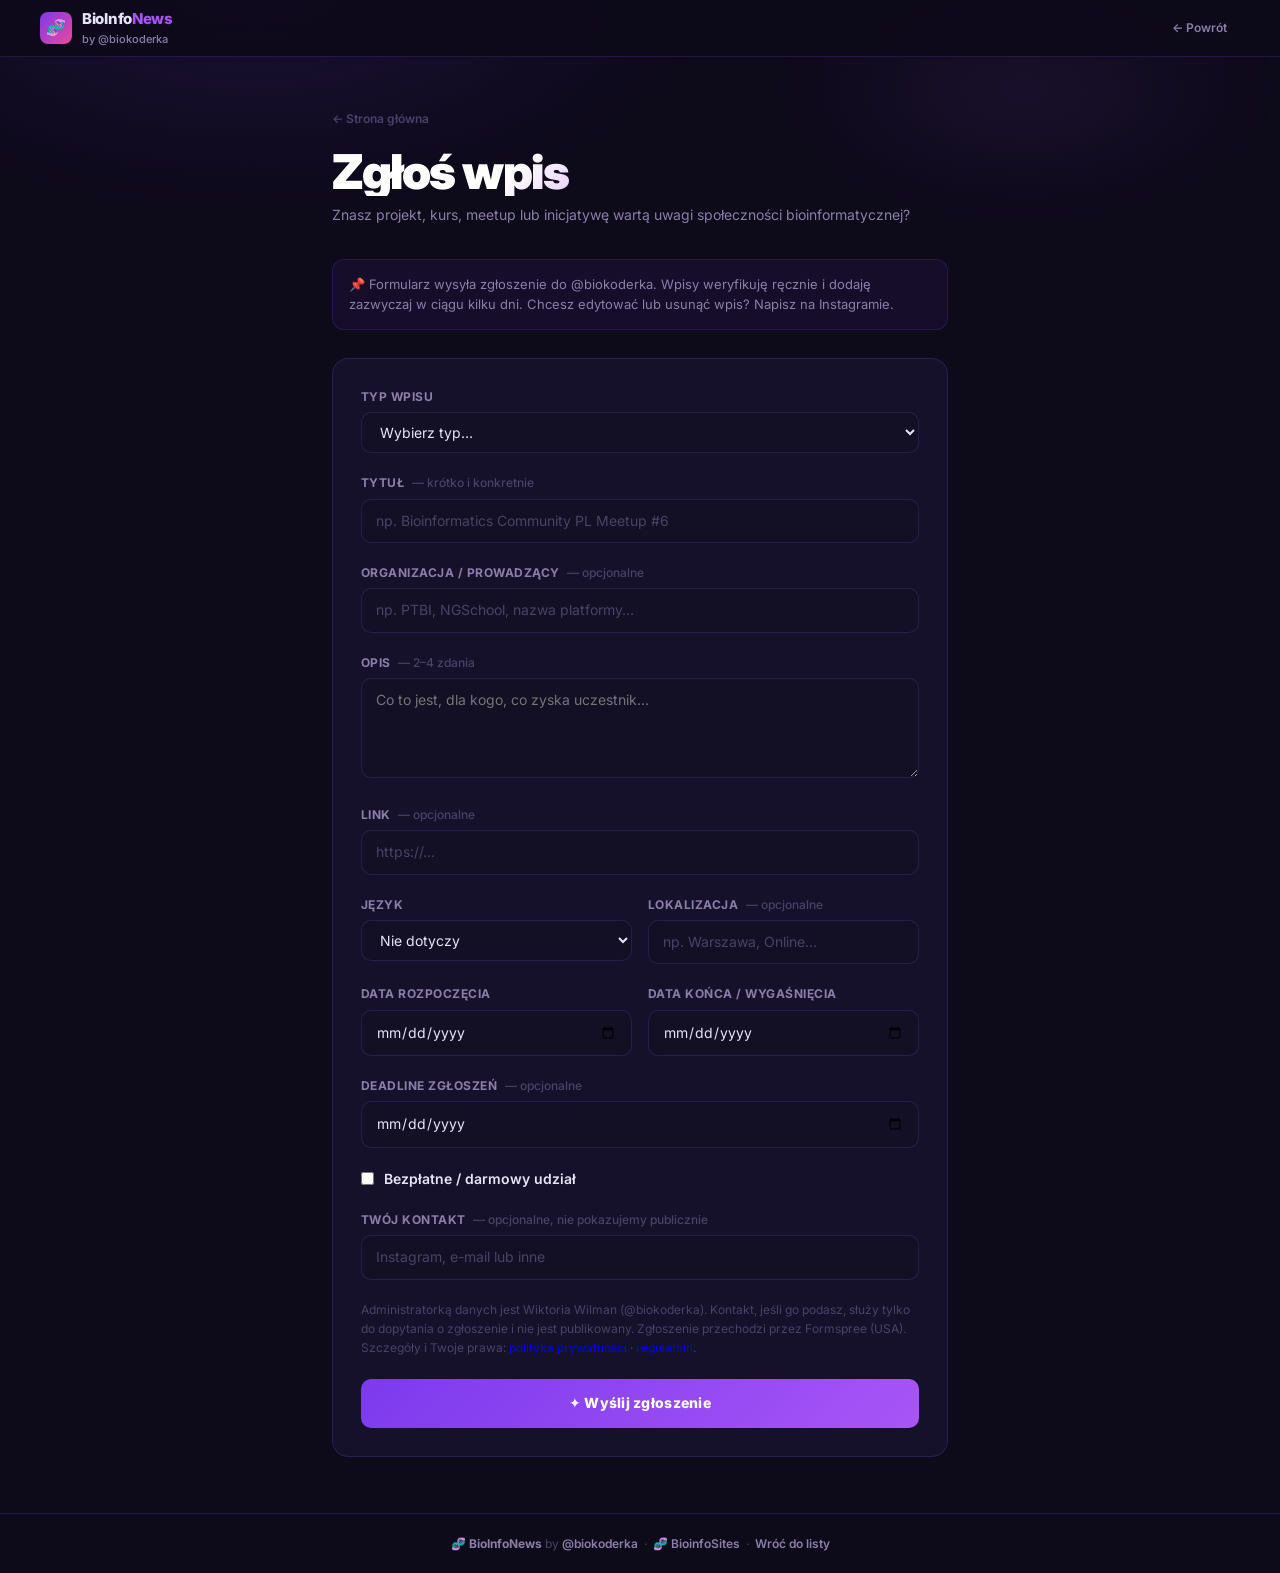
<file: submit.html>
<!DOCTYPE html>
<html lang="pl">
<head>
<meta charset="UTF-8">
<meta name="viewport" content="width=device-width, initial-scale=1.0">
<title>Zgłoś wydarzenie, kurs lub projekt | BioInfoNews</title>
<meta name="description" content="Organizujesz meetup, kurs albo projekt dla bioinformatyków? Zgłoś go do BioInfoNews.">
<link rel="canonical" href="https://biokoderka.github.io/bioinfo-news/submit.html">
<meta property="og:type" content="website">
<meta property="og:site_name" content="BioInfoNews">
<meta property="og:locale" content="pl_PL">
<meta property="og:title" content="Zgłoś wydarzenie, kurs lub projekt | BioInfoNews">
<meta property="og:description" content="Organizujesz meetup, kurs albo projekt dla bioinformatyków? Zgłoś go do BioInfoNews.">
<meta property="og:url" content="https://biokoderka.github.io/bioinfo-news/submit.html">
<meta property="og:image" content="https://biokoderka.github.io/bioinfo-news/og-image.png">
<meta property="og:image:width" content="1200">
<meta property="og:image:height" content="630">
<meta name="twitter:card" content="summary_large_image">
<meta name="theme-color" content="#0d0a1a">
<link rel="icon" href="data:image/svg+xml,%3Csvg xmlns='http://www.w3.org/2000/svg' viewBox='0 0 100 100'%3E%3Crect width='100' height='100' rx='22' fill='%230d0a1a'/%3E%3Ctext x='50' y='68' font-size='58' text-anchor='middle'%3E%F0%9F%A7%AC%3C/text%3E%3C/svg%3E">
<script defer src="https://umami-rose-alpha.vercel.app/script.js" data-website-id="0f8a4bbd-7790-437c-912f-15149106ebab"></script>
<link rel="preconnect" href="https://fonts.googleapis.com">
<link rel="preconnect" href="https://fonts.gstatic.com" crossorigin>
<link href="https://fonts.googleapis.com/css2?family=Inter:wght@400;500;600;700;800;900&display=swap" rel="stylesheet">
<style>
:root{--bg:#0d0a1a;--bg2:#130f25;--card:#15112a;--card2:#1d1840;--border:rgba(139,92,246,.18);--border2:rgba(139,92,246,.35);--text:#e8e4f8;--muted:#8b7faa;--dim:#4a4268;--purple:#7c3aed;--purple2:#a855f7;--pink:#ec4899}
*{box-sizing:border-box;margin:0;padding:0}
body{font-family:Inter,system-ui,sans-serif;background:var(--bg);color:var(--text);min-height:100vh;line-height:1.6}
body::before{content:'';position:fixed;inset:0;z-index:0;pointer-events:none;background:radial-gradient(ellipse 60% 40% at 20% 0%,rgba(124,58,237,.12) 0%,transparent 60%),radial-gradient(ellipse 40% 30% at 80% 10%,rgba(168,85,247,.08) 0%,transparent 50%)}
a{text-decoration:none}

header{position:sticky;top:0;z-index:100;background:rgba(13,10,26,.88);backdrop-filter:blur(16px);border-bottom:1px solid var(--border);padding:0 2rem}
.header-inner{max-width:1200px;margin:0 auto;display:flex;align-items:center;gap:1rem;height:56px}
.logo{display:flex;align-items:center;gap:10px}
.logo-icon{width:32px;height:32px;border-radius:8px;background:linear-gradient(135deg,var(--purple),var(--pink));display:flex;align-items:center;justify-content:center;font-size:16px;flex-shrink:0}
.logo-text{font-size:15px;font-weight:800;color:var(--text);letter-spacing:-.3px}
.logo-text span{color:var(--purple2)}
.logo-sub{font-size:11px;color:var(--muted);font-weight:500}
.header-nav{display:flex;gap:6px;margin-left:auto}
.header-nav a{font-size:12px;font-weight:600;color:var(--muted);padding:5px 12px;border-radius:999px;border:1px solid transparent;transition:all .15s}
.header-nav a:hover{color:var(--text);border-color:var(--border2)}

.wrap{position:relative;z-index:1;max-width:680px;margin:0 auto;padding:48px 2rem 56px}
.back-link{display:inline-flex;align-items:center;gap:6px;font-size:12px;font-weight:600;color:var(--dim);margin-bottom:20px;transition:color .15s}
.back-link:hover{color:var(--purple2)}
h1{font-size:clamp(28px,5vw,48px);font-weight:900;line-height:1;letter-spacing:-1.5px;margin-bottom:8px;background:linear-gradient(135deg,#fff 30%,#c084fc 65%,#ec4899 100%);-webkit-background-clip:text;-webkit-text-fill-color:transparent;background-clip:text}
.hero-sub{font-size:14px;color:var(--muted);margin-bottom:32px}

.notice{background:rgba(124,58,237,.08);border:1px solid rgba(124,58,237,.2);border-radius:12px;padding:14px 16px;font-size:13px;color:var(--muted);margin-bottom:28px;line-height:1.6}

.form-card{background:var(--card);border:1px solid var(--border);border-radius:16px;padding:28px}
.form-group{margin-bottom:20px}
label{display:block;font-size:12px;font-weight:700;color:var(--muted);margin-bottom:6px;letter-spacing:.04em;text-transform:uppercase}
label .hint{font-weight:500;color:var(--dim);text-transform:none;letter-spacing:0;margin-left:4px}
input,select,textarea{
  width:100%;background:var(--bg2);border:1px solid var(--border);border-radius:10px;
  padding:10px 14px;color:var(--text);font:inherit;font-size:14px;outline:none;transition:border-color .15s;
}
input::placeholder{color:var(--dim)}
input:focus,select:focus,textarea:focus{border-color:var(--border2)}
textarea{resize:vertical;min-height:100px}
select option{background:var(--bg2)}

.row-2{display:grid;grid-template-columns:1fr 1fr;gap:16px}
.checkbox-row{display:flex;align-items:center;gap:10px;margin-top:4px}
.checkbox-row input[type=checkbox]{width:auto;accent-color:var(--purple2)}
.checkbox-row label{font-size:14px;font-weight:600;color:var(--text);text-transform:none;letter-spacing:0;margin:0}

.submit-btn{
  width:100%;margin-top:8px;padding:13px;border:none;border-radius:10px;
  background:linear-gradient(135deg,var(--purple),var(--purple2));
  color:#fff;font:inherit;font-size:14px;font-weight:800;cursor:pointer;
  transition:opacity .15s;letter-spacing:.02em;
}
.submit-btn:hover{opacity:.85}
.submit-btn:disabled{opacity:.5;cursor:not-allowed}

.success{display:none;background:rgba(16,185,129,.1);border:1px solid rgba(16,185,129,.25);border-radius:12px;padding:20px;text-align:center;color:#34d399;font-weight:700;font-size:15px;margin-top:16px}

footer{position:relative;z-index:1;border-top:1px solid var(--border);padding:20px 2rem;text-align:center;font-size:12px;color:var(--dim)}
footer a{color:var(--muted);font-weight:600}
footer a:hover{color:var(--purple2)}
@media(max-width:500px){.row-2{grid-template-columns:1fr}.wrap{padding:32px 1.2rem 40px}header{padding:0 1rem}}
</style>
<link rel="stylesheet" href="assets/newsletter.css?v=2">
</head>
<body>

<header>
  <div class="header-inner">
    <a class="logo" href="index.html">
      <div class="logo-icon">🧬</div>
      <div>
        <div class="logo-text">BioInfo<span>News</span></div>
        <div class="logo-sub">by @biokoderka</div>
      </div>
    </a>
    <nav class="header-nav">
      <a href="index.html">← Powrót</a>
    </nav>
  </div>
</header>

<div class="wrap">
  <a class="back-link" href="index.html">← Strona główna</a>
  <h1>Zgłoś wpis</h1>
  <p class="hero-sub">Znasz projekt, kurs, meetup lub inicjatywę wartą uwagi społeczności bioinformatycznej?</p>

  <div class="notice">
    📌 Formularz wysyła zgłoszenie do @biokoderka. Wpisy weryfikuję ręcznie i dodaję zazwyczaj w ciągu kilku dni. Chcesz edytować lub usunąć wpis? Napisz na Instagramie.
  </div>

  <div class="form-card">
    <form action="https://formspree.io/f/xnjrzdnz" method="POST" id="submitForm">

      <div class="form-group">
        <label>Typ wpisu</label>
        <select name="type" required>
          <option value="" disabled selected>Wybierz typ…</option>
          <option value="project">🌿 Projekt do współpracy / collaboracja</option>
          <option value="course-free">📚 Kurs stały (platforma, zasoby bez terminu)</option>
          <option value="course-dated">🗓️ Kurs z konkretnym terminem</option>
          <option value="meetup">🤝 Meetup / konferencja / warsztat</option>
          <option value="internship">🎓 Staż / praktyki / program dla studentów</option>
          <option value="other">✦ Inne (hackathon, konkurs, inicjatywa)</option>
        </select>
      </div>

      <div class="form-group">
        <label>Tytuł <span class="hint">— krótko i konkretnie</span></label>
        <input type="text" name="title" placeholder="np. Bioinformatics Community PL Meetup #6" required maxlength="120">
      </div>

      <div class="form-group">
        <label>Organizacja / prowadzący <span class="hint">— opcjonalne</span></label>
        <input type="text" name="org" placeholder="np. PTBI, NGSchool, nazwa platformy…" maxlength="100">
      </div>

      <div class="form-group">
        <label>Opis <span class="hint">— 2–4 zdania</span></label>
        <textarea name="description" placeholder="Co to jest, dla kogo, co zyska uczestnik…" required maxlength="600"></textarea>
      </div>

      <div class="form-group">
        <label>Link <span class="hint">— opcjonalne</span></label>
        <input type="url" name="url" placeholder="https://…">
      </div>

      <div class="row-2">
        <div class="form-group">
          <label>Język</label>
          <select name="lang">
            <option value="">Nie dotyczy</option>
            <option value="🇵🇱 PL">🇵🇱 Polski</option>
            <option value="🇬🇧 EN">🇬🇧 Angielski</option>
            <option value="🇵🇱 PL / 🇬🇧 EN">🇵🇱 PL / 🇬🇧 EN</option>
          </select>
        </div>
        <div class="form-group">
          <label>Lokalizacja <span class="hint">— opcjonalne</span></label>
          <input type="text" name="location" placeholder="np. Warszawa, Online…" maxlength="60">
        </div>
      </div>

      <div class="row-2">
        <div class="form-group">
          <label>Data rozpoczęcia</label>
          <input type="date" name="date_start">
        </div>
        <div class="form-group">
          <label>Data końca / wygaśnięcia</label>
          <input type="date" name="date_end">
        </div>
      </div>

      <div class="form-group">
        <label>Deadline zgłoszeń <span class="hint">— opcjonalne</span></label>
        <input type="date" name="deadline">
      </div>

      <div class="form-group">
        <div class="checkbox-row">
          <input type="checkbox" name="free" id="freeCheck" value="true">
          <label for="freeCheck">Bezpłatne / darmowy udział</label>
        </div>
      </div>

      <div class="form-group">
        <label>Twój kontakt <span class="hint">— opcjonalne, nie pokazujemy publicznie</span></label>
        <input type="text" name="contact" placeholder="Instagram, e-mail lub inne">
      </div>

      <input type="hidden" name="_subject" value="BioInfoNews — nowe zgłoszenie">
      <input type="hidden" name="admin_json" id="adminJson">
      <input type="text" name="_gotcha" style="display:none">

      <p style="font-size:12px;color:var(--dim);line-height:1.6;margin:0 0 14px;">Administratorką danych jest Wiktoria Wilman (@biokoderka). Kontakt, jeśli go podasz, służy tylko do dopytania o zgłoszenie i nie jest publikowany. Zgłoszenie przechodzi przez Formspree (USA). Szczegóły i Twoje prawa: <a href="https://biokoderka.github.io/bioinfosites/polityka-prywatnosci.html" target="_blank" rel="noopener">polityka prywatności</a> · <a href="https://biokoderka.github.io/bioinfosites/regulamin.html" target="_blank" rel="noopener">regulamin</a>.</p>
      <button type="submit" class="submit-btn">✦ Wyślij zgłoszenie</button>
    </form>
    <div class="success" id="successMsg">✓ Zgłoszenie wysłane! Dziękuję — sprawdzę i dodam wkrótce. 🧬</div>
  </div>
</div>

<footer>
  🧬 <strong style="color:var(--muted)">BioInfoNews</strong> by
  <a href="https://instagram.com/biokoderka">@biokoderka</a> &nbsp;·&nbsp;
  <a href="https://biokoderka.github.io/bioinfosites/">🧬 BioinfoSites</a> &nbsp;·&nbsp;
  <a href="index.html">Wróć do listy</a>
</footer>

<script>
document.getElementById('submitForm').addEventListener('submit',async function(e){
  e.preventDefault();
  const btn=this.querySelector('button');
  // gotowy blok do wklejenia w GitHub → Actions → "Add entry" → entry_json
  const fd=new FormData(this);
  const pick=['type','title','org','description','url','lang','location','date_start','date_end','deadline'];
  const entry={};
  pick.forEach(k=>{const v=(fd.get(k)||'').toString().trim(); if(v) entry[k]=v;});
  if(fd.get('free')) entry.free=true;
  if(entry.type==='internship'){
    // staże nie archiwizują się po date_end; status i region admin poprawia w admin_json
    if(entry.date_end && !entry.deadline) entry.deadline=entry.date_end;
    delete entry.date_end;
    entry.status=entry.deadline?'open':'check';
    if(!entry.deadline) entry.last_round='uzupełnij';
    entry.region='PL';
  }
  document.getElementById('adminJson').value=JSON.stringify(entry);
  btn.textContent='Wysyłanie…';btn.disabled=true;
  try{
    const res=await fetch(this.action,{method:'POST',body:new FormData(this),headers:{'Accept':'application/json'}});
    if(res.ok){
      this.style.display='none';
      document.getElementById('successMsg').style.display='block';
    } else {
      btn.textContent='✦ Wyślij zgłoszenie';btn.disabled=false;
      alert('Coś poszło nie tak. Spróbuj ponownie lub napisz na Instagramie.');
    }
  } catch{
    btn.textContent='✦ Wyślij zgłoszenie';btn.disabled=false;
    alert('Błąd sieci. Sprawdź połączenie.');
  }
});
</script>
</body>
</html>
</file>
<file: assets/newsletter.css>
/* Newsletter CTA — wspólne dla wszystkich podstron BioInfoNews */
.header-nav a.nl-link{border:1px solid rgba(236,72,153,.45);color:#f9a8d4;background:rgba(236,72,153,.08)}
.header-nav a.nl-link:hover{background:rgba(236,72,153,.18);color:#fff}

.nl-band{max-width:1200px;margin:-28px auto 36px;padding:0 2rem;position:relative;z-index:1}
.nl-band-inner{display:flex;align-items:center;justify-content:space-between;gap:24px;flex-wrap:wrap;
  background:linear-gradient(135deg,rgba(236,72,153,.16),rgba(124,58,237,.18));
  border:1px solid rgba(236,72,153,.4);border-radius:18px;padding:26px 30px;
  box-shadow:0 0 40px rgba(236,72,153,.12)}
.nl-eyebrow{font-size:11px;letter-spacing:1px;text-transform:uppercase;font-weight:700;color:#f9a8d4;margin-bottom:6px}
.nl-title{font-size:clamp(18px,2.4vw,22px);font-weight:800;color:var(--text);margin-bottom:6px}
.nl-text{font-size:13.5px;color:var(--muted);line-height:1.6;max-width:620px}
.nl-btn{flex-shrink:0;display:inline-flex;align-items:center;gap:8px;background:linear-gradient(135deg,var(--pink),var(--purple2));
  color:#fff;font-size:14px;font-weight:800;padding:13px 24px;border-radius:12px;text-decoration:none;white-space:nowrap;
  box-shadow:0 0 24px rgba(236,72,153,.35);transition:transform .15s,box-shadow .15s}
.nl-btn:hover{transform:translateY(-1px);box-shadow:0 0 32px rgba(236,72,153,.5)}

.nl-strip{max-width:1200px;margin:8px auto 32px;padding:0 2rem}
.nl-strip a{display:flex;align-items:center;justify-content:center;gap:10px;flex-wrap:wrap;text-align:center;
  border:1px dashed rgba(236,72,153,.45);border-radius:12px;padding:14px 18px;text-decoration:none;
  color:var(--text);font-size:14px;background:rgba(236,72,153,.05)}
.nl-strip a b{color:#f9a8d4}
.nl-strip a:hover{background:rgba(236,72,153,.12)}

.see-all.nl-inline{color:#f9a8d4;border-color:rgba(236,72,153,.4);margin-left:auto}
.see-all.nl-inline + .see-all{margin-left:10px}
@media(max-width:640px){.nl-band-inner{padding:22px 20px}.nl-btn{width:100%;justify-content:center}}
</file>
<file: assets/internships.css>
/* Staże — karty typu "internship" (staze.html + sekcja na stronie głównej) */
.type-pill.internship{background:rgba(96,165,250,.12);border:1px solid rgba(96,165,250,.3);color:#93c5fd}

.pill.st-open   {background:rgba(16,185,129,.14);border:1px solid rgba(16,185,129,.3);color:#34d399;font-weight:700}
.pill.st-yearround{background:rgba(6,182,212,.12);border:1px solid rgba(6,182,212,.28);color:#22d3ee;font-weight:700}
.pill.st-direct {background:rgba(168,85,247,.1);border:1px solid rgba(168,85,247,.28);color:#c4b5fd}
.pill.st-closed {background:rgba(245,158,11,.08);border:1px solid rgba(245,158,11,.22);color:#fbbf24}
.pill.st-check  {background:rgba(255,255,255,.04);border:1px dashed rgba(255,255,255,.18);color:var(--muted)}
.pill.region    {background:rgba(96,165,250,.08);border:1px solid rgba(96,165,250,.2);color:#93c5fd}
.pill.window    {background:rgba(255,255,255,.04);border:1px solid rgba(255,255,255,.08);color:var(--muted)}
.pill.nextround {background:rgba(16,185,129,.08);border:1px solid rgba(16,185,129,.25);color:#6ee7b7;font-weight:600}
.pill.lastround {background:rgba(245,158,11,.06);border:1px solid rgba(245,158,11,.18);color:#fcd34d}

.card-elig{font-size:12.5px;color:var(--muted);line-height:1.55;margin:-4px 0 10px;padding-left:10px;border-left:2px solid rgba(96,165,250,.35)}
.card-elig b{color:var(--text);font-weight:600}

/* Ramka "Dlaczego nie USA" */
.usa-box{background:linear-gradient(135deg,rgba(96,165,250,.08),rgba(124,58,237,.08));border:1px solid rgba(96,165,250,.25);
  border-radius:14px;padding:18px 20px;margin-top:28px}
.usa-box h2{font-size:15px;font-weight:800;color:var(--text);margin-bottom:8px;letter-spacing:-.2px}
.usa-box p,.usa-box li{font-size:13px;color:var(--muted);line-height:1.65}
.usa-box ul{margin:6px 0 0 18px}
.usa-box a{color:var(--purple2);font-weight:600}
.usa-box a:hover{color:var(--pink)}
.hero-note{font-size:13px;color:var(--muted);max-width:720px;margin:-12px 0 24px;line-height:1.6}
.hero-note b{color:var(--text);font-weight:600}

@media(max-width:600px){.filters-panel select{width:100%}}
</file>
